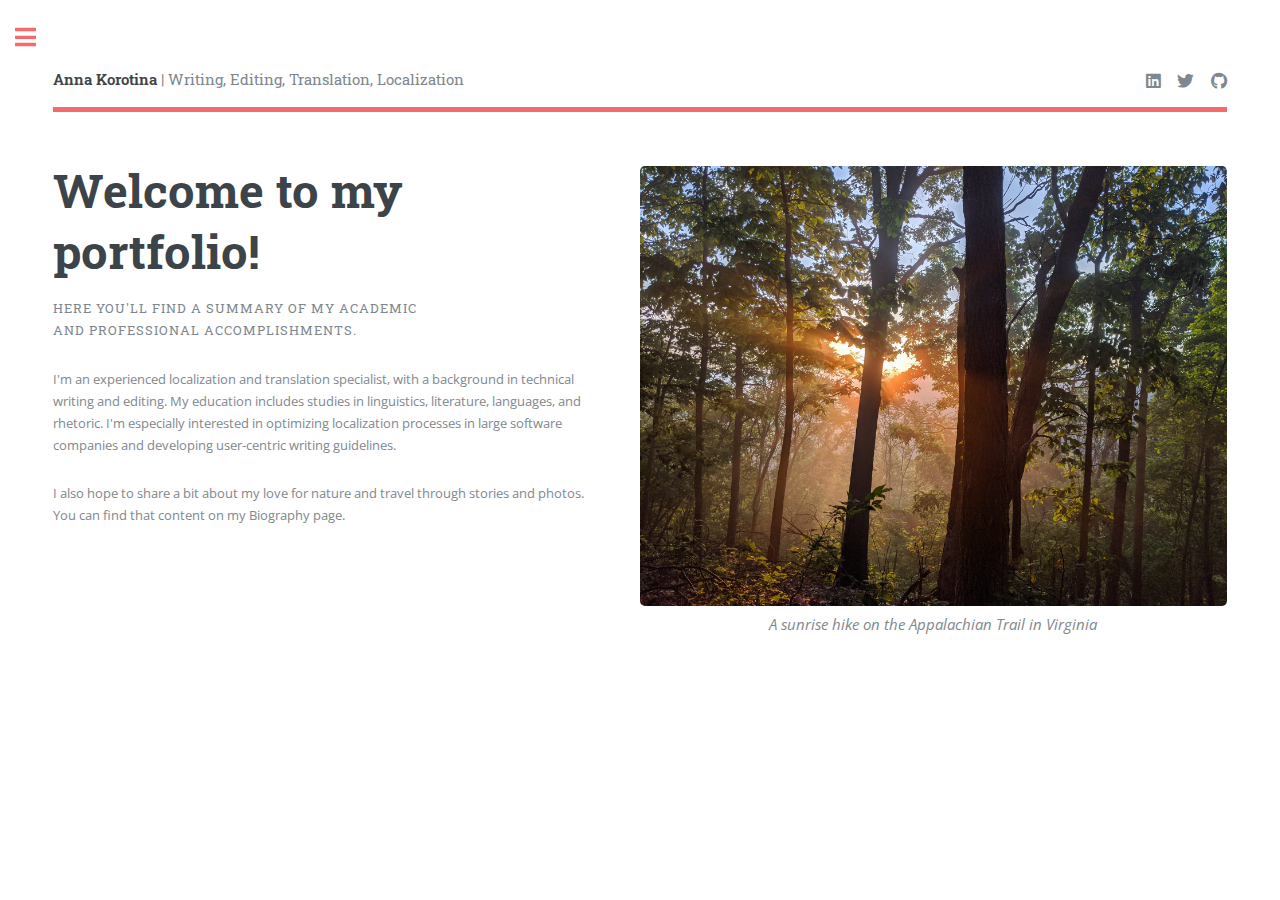
<file: index.html>
<!DOCTYPE HTML>
<html>
	<head>
		<title>Anna Korotina</title>
		<meta charset="utf-8" />
		<meta name="viewport" content="width=device-width, initial-scale=1, user-scalable=no" />
		<link rel="stylesheet" href="assets/css/main.css" />
		<link rel="icon" href="favicon.png">
	</head>
	<body class="is-preload">

		<!-- Wrapper -->
			<div id="wrapper">

				<!-- Main -->
					<div id="main">
						<div class="inner">

							<!-- Header -->
								<header id="header">
									<a href="index.html" class="logo"><strong>Anna Korotina</strong> | Writing, Editing, Translation, Localization</a>
									<ul class="icons">
										<li><a href="https://www.linkedin.com/in/anna-korotina/" class="icon brands fa-linkedin"><span class="label">LinkedIn</span></a></li>
										<li><a href="https://twitter.com/annadkorotina" class="icon brands fa-twitter"><span class="label">Twitter</span></a></li>
										<li><a href="https://github.com/annakorotina/annakorotina" class="icon brands fa-github"><span class="label">Github</span></a></li>
									</ul>
								</header>

							<!-- Banner -->
								<section id="banner">
									<div class="content">
										<header>
											<h1>Welcome to my portfolio!</h1>
											<p>Here you'll find a summary of my academic <br>and professional accomplishments.</p>
										</header>
										<p>I'm an experienced localization and translation specialist, with a background in technical writing and editing. My education includes studies in linguistics, literature, languages, and rhetoric. I'm especially interested in optimizing localization processes in large software companies and developing user-centric writing guidelines.</p>
										<p>I also hope to share a bit about my love for nature and travel through stories and photos. You can find that content on my Biography page.</p>
										
										<!-- Commenting out for now -
										
										<ul class="actions">
											<li><a href="#" class="button big">Learn More</a></li>
										</ul>

										-->
										
									</div>
									<span class="image object">
									<figure>
										<img src="mainpage.jpg" alt="Sunlight streaming through trees">
										<figcaption>A sunrise hike on the Appalachian Trail in Virginia</figcaption>
									</figure>
									</span>
								</section>

							<!-- Section -->
							
							<!-- Commenting out for now
							
								<section>
									<header class="major">
										<h2>Erat lacinia</h2>
									</header>
									<div class="features">
										<article>
											<span class="icon fa-gem"></span>
											<div class="content">
												<h3>Portitor ullamcorper</h3>
												<p>Aenean ornare velit lacus, ac varius enim lorem ullamcorper dolore. Proin aliquam facilisis ante interdum. Sed nulla amet lorem feugiat tempus aliquam.</p>
											</div>
										</article>
										<article>
											<span class="icon solid fa-paper-plane"></span>
											<div class="content">
												<h3>Sapien veroeros</h3>
												<p>Aenean ornare velit lacus, ac varius enim lorem ullamcorper dolore. Proin aliquam facilisis ante interdum. Sed nulla amet lorem feugiat tempus aliquam.</p>
											</div>
										</article>
										<article>
											<span class="icon solid fa-rocket"></span>
											<div class="content">
												<h3>Quam lorem ipsum</h3>
												<p>Aenean ornare velit lacus, ac varius enim lorem ullamcorper dolore. Proin aliquam facilisis ante interdum. Sed nulla amet lorem feugiat tempus aliquam.</p>
											</div>
										</article>
										<article>
											<span class="icon solid fa-signal"></span>
											<div class="content">
												<h3>Sed magna finibus</h3>
												<p>Aenean ornare velit lacus, ac varius enim lorem ullamcorper dolore. Proin aliquam facilisis ante interdum. Sed nulla amet lorem feugiat tempus aliquam.</p>
											</div>
										</article>
									</div>
								</section>
								
							->

							<!-- Section -->
							
							<!-- Commenting out for now
								<section>
									<header class="major">
										<h2>Ipsum sed dolor</h2>
									</header>
									<div class="posts">
										<article>
											<a href="#" class="image"><img src="images/pic01.jpg" alt="" /></a>
											<h3>Interdum aenean</h3>
											<p>Aenean ornare velit lacus, ac varius enim lorem ullamcorper dolore. Proin aliquam facilisis ante interdum. Sed nulla amet lorem feugiat tempus aliquam.</p>
											<ul class="actions">
												<li><a href="#" class="button">More</a></li>
											</ul>
										</article>
										<article>
											<a href="#" class="image"><img src="images/pic02.jpg" alt="" /></a>
											<h3>Nulla amet dolore</h3>
											<p>Aenean ornare velit lacus, ac varius enim lorem ullamcorper dolore. Proin aliquam facilisis ante interdum. Sed nulla amet lorem feugiat tempus aliquam.</p>
											<ul class="actions">
												<li><a href="#" class="button">More</a></li>
											</ul>
										</article>
										<article>
											<a href="#" class="image"><img src="images/pic03.jpg" alt="" /></a>
											<h3>Tempus ullamcorper</h3>
											<p>Aenean ornare velit lacus, ac varius enim lorem ullamcorper dolore. Proin aliquam facilisis ante interdum. Sed nulla amet lorem feugiat tempus aliquam.</p>
											<ul class="actions">
												<li><a href="#" class="button">More</a></li>
											</ul>
										</article>
										<article>
											<a href="#" class="image"><img src="images/pic04.jpg" alt="" /></a>
											<h3>Sed etiam facilis</h3>
											<p>Aenean ornare velit lacus, ac varius enim lorem ullamcorper dolore. Proin aliquam facilisis ante interdum. Sed nulla amet lorem feugiat tempus aliquam.</p>
											<ul class="actions">
												<li><a href="#" class="button">More</a></li>
											</ul>
										</article>
										<article>
											<a href="#" class="image"><img src="images/pic05.jpg" alt="" /></a>
											<h3>Feugiat lorem aenean</h3>
											<p>Aenean ornare velit lacus, ac varius enim lorem ullamcorper dolore. Proin aliquam facilisis ante interdum. Sed nulla amet lorem feugiat tempus aliquam.</p>
											<ul class="actions">
												<li><a href="#" class="button">More</a></li>
											</ul>
										</article>
										<article>
											<a href="#" class="image"><img src="images/pic06.jpg" alt="" /></a>
											<h3>Amet varius aliquam</h3>
											<p>Aenean ornare velit lacus, ac varius enim lorem ullamcorper dolore. Proin aliquam facilisis ante interdum. Sed nulla amet lorem feugiat tempus aliquam.</p>
											<ul class="actions">
												<li><a href="#" class="button">More</a></li>
											</ul>
										</article>
									</div>
								</section>
								
							-->
						</div>
					</div>

				<!-- Sidebar -->
					<div id="sidebar">
						<div class="inner">

							<!-- Menu -->
								<nav id="menu">
									<header class="major">
										<h2>Menu</h2>
									</header>
									<ul>
										<li><a href="index.html">Homepage</a></li>
										<li><a href="professional.html">Professional Experience</a></li>
										<li>
											<span class="opener">Education</span>
											<ul>
												<li><a href="graduate.html">Graduate</a></li>
												<li><a href="undergraduate.hmtl">Undergraduate</a></li>
											</ul>
										</li>
										<li><a href="writingsamples.html">Writing Samples</a></li>
										<li><a href="biography.html">Biography</a></li>
									</ul>
								</nav>

							<!-- Section -->
							
								<!-- Commenting out for now -
								
								<section>
									<header class="major">
										<h2>Ante interdum</h2>
									</header>
									<div class="mini-posts">
										<article>
											<a href="#" class="image"><img src="images/pic07.jpg" alt="" /></a>
											<p>Aenean ornare velit lacus, ac varius enim lorem ullamcorper dolore aliquam.</p>
										</article>
										<article>
											<a href="#" class="image"><img src="images/pic08.jpg" alt="" /></a>
											<p>Aenean ornare velit lacus, ac varius enim lorem ullamcorper dolore aliquam.</p>
										</article>
										<article>
											<a href="#" class="image"><img src="images/pic09.jpg" alt="" /></a>
											<p>Aenean ornare velit lacus, ac varius enim lorem ullamcorper dolore aliquam.</p>
										</article>
									</div>
									<ul class="actions">
										<li><a href="#" class="button">More</a></li>
									</ul>
								</section>
								
								-->

							<!-- Section -->
								<section>
									<header class="major">
										<h2>Get in touch</h2>
									</header>
									<ul class="contact">
										<li class="icon solid fa-envelope"><a href="#">annadkorotina@gmail.com</a></li>
										<li class="icon solid fa-home">Manassas, VA</li>
									</ul>
								</section>

							<!-- Footer -->
								<footer id="footer">
									<p class="copyright">&copy; Anna Korotina. All rights reserved.</p>
								</footer>

						</div>
					</div>

			</div>

		<!-- Scripts -->
			<script src="assets/js/jquery.min.js"></script>
			<script src="assets/js/browser.min.js"></script>
			<script src="assets/js/breakpoints.min.js"></script>
			<script src="assets/js/util.js"></script>
			<script src="assets/js/main.js"></script>

	</body>
</html>
</file>
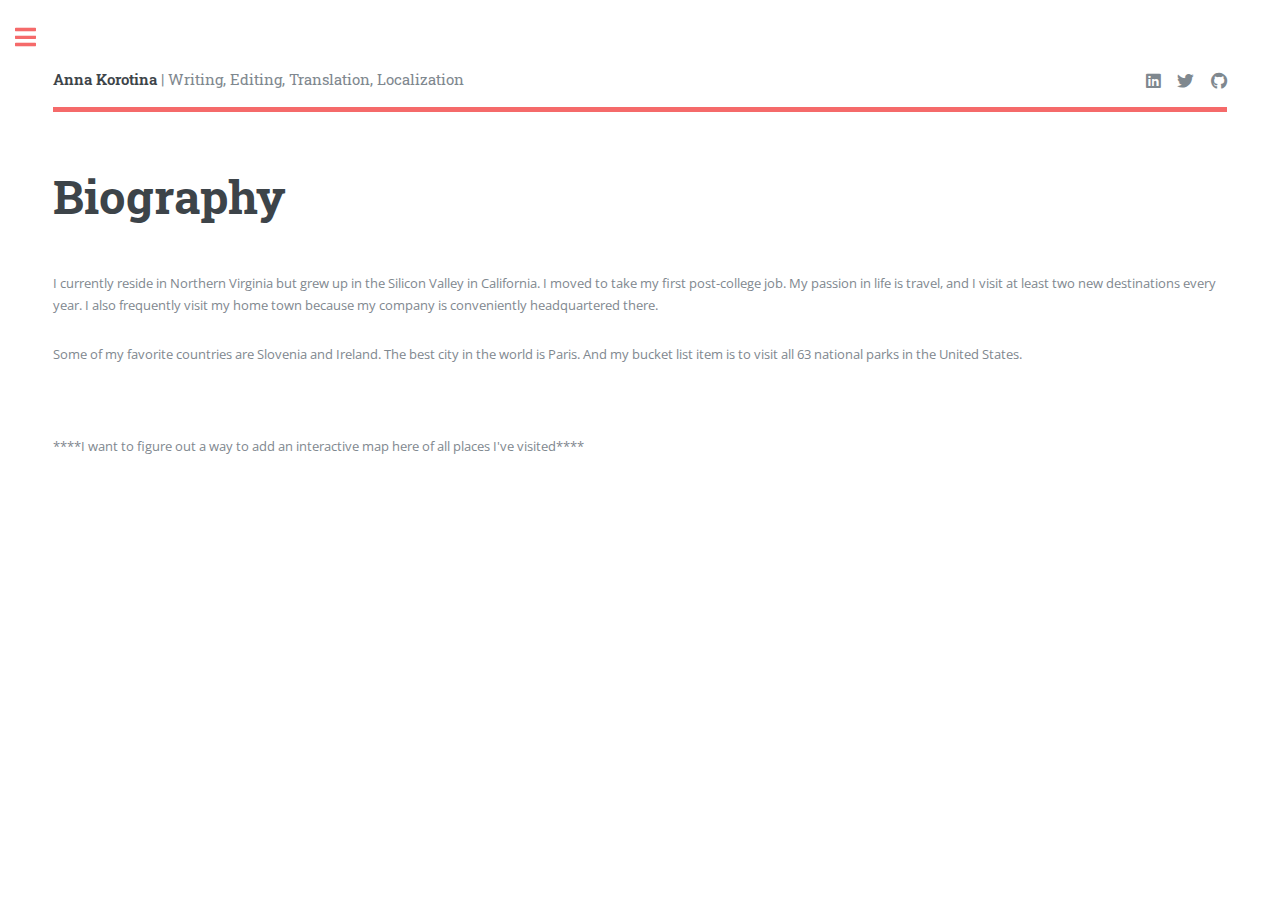
<file: biography.html>
<!DOCTYPE HTML>
<html>
	<head>
		<title>Anna Korotina</title>
		<meta charset="utf-8" />
		<meta name="viewport" content="width=device-width, initial-scale=1, user-scalable=no" />
		<link rel="stylesheet" href="assets/css/main.css" />
		<link rel="icon" href="favicon.png">
	</head>
	<body class="is-preload">

		<!-- Wrapper -->
			<div id="wrapper">

				<!-- Main -->
					<div id="main">
						<div class="inner">

							<!-- Header -->
								<header id="header">
									<a href="index.html" class="logo"><strong>Anna Korotina</strong> | Writing, Editing, Translation, Localization</a>
									<ul class="icons">
										<li><a href="https://www.linkedin.com/in/anna-korotina/" class="icon brands fa-linkedin"><span class="label">LinkedIn</span></a></li>
										<li><a href="https://twitter.com/annadkorotina" class="icon brands fa-twitter"><span class="label">Twitter</span></a></li>
										<li><a href="https://github.com/annakorotina/annakorotina" class="icon brands fa-github"><span class="label">Github</span></a></li>
									</ul>
								</header>
					
								<section>
									<header class="main">
										<h1>Biography</h1>
									</header>									
									<p>I currently reside in Northern Virginia but grew up in the Silicon Valley in California. I moved to take my first post-college job. My passion in life is travel, and I visit at least two new destinations every year. I also frequently visit my home town because my company is conveniently headquartered there.</p>
									<p>Some of my favorite countries are Slovenia and Ireland. The best city in the world is Paris. And my bucket list item is to visit all 63 national parks in the United States.</p>
									<br>
									<br>
									<p>****I want to figure out a way to add an interactive map here of all places I've visited****</p>
								</section>
						</div>
					</div>
					

				<!-- Sidebar -->
					<div id="sidebar">
						<div class="inner">

							<!-- Menu -->
								<nav id="menu">
									<header class="major">
										<h2>Menu</h2>
									</header>
									<ul>
										<li><a href="index.html">Homepage</a></li>
										<li><a href="professional.html">Professional Experience</a></li>
										<li>
											<span class="opener">Education</span>
											<ul>
												<li><a href="graduate.html">Graduate</a></li>
												<li><a href="undergraduate.hmtl">Undergraduate</a></li>
											</ul>
										</li>
										<li><a href="writingsamples.html">Writing Samples</a></li>
										<li><a href="biography.html">Biography</a></li>
									</ul>
								</nav>

							<!-- Section -->
								<section>
									<header class="major">
										<h2>Get in touch</h2>
									</header>
									<ul class="contact">
										<li class="icon solid fa-envelope"><a href="#">annadkorotina@gmail.com</a></li>
										<li class="icon solid fa-home">Manassas, VA</li>
									</ul>
								</section>

							<!-- Footer -->
								<footer id="footer">
									<p class="copyright">&copy; Anna Korotina. All rights reserved.</p>
								</footer>

						</div>
					</div>

			</div>

		<!-- Scripts -->
			<script src="assets/js/jquery.min.js"></script>
			<script src="assets/js/browser.min.js"></script>
			<script src="assets/js/breakpoints.min.js"></script>
			<script src="assets/js/util.js"></script>
			<script src="assets/js/main.js"></script>

	</body>
</html>
</file>
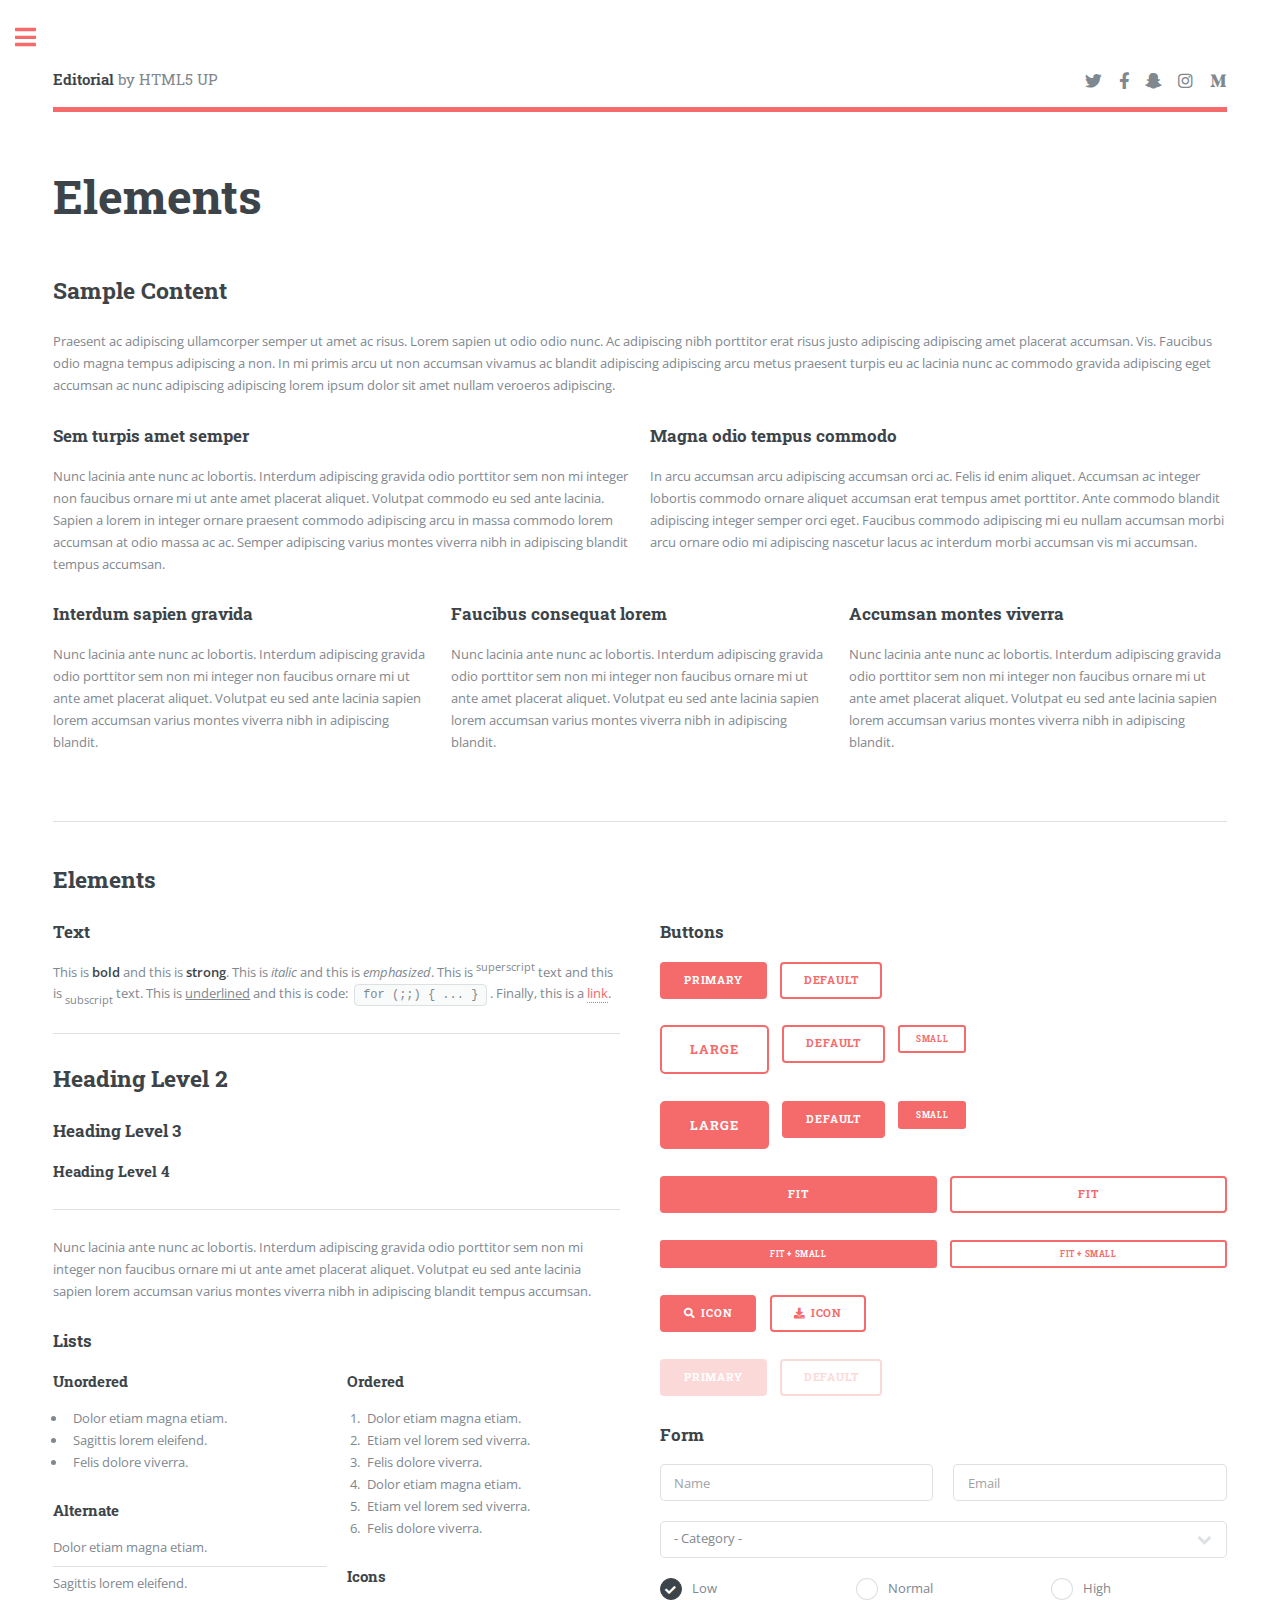
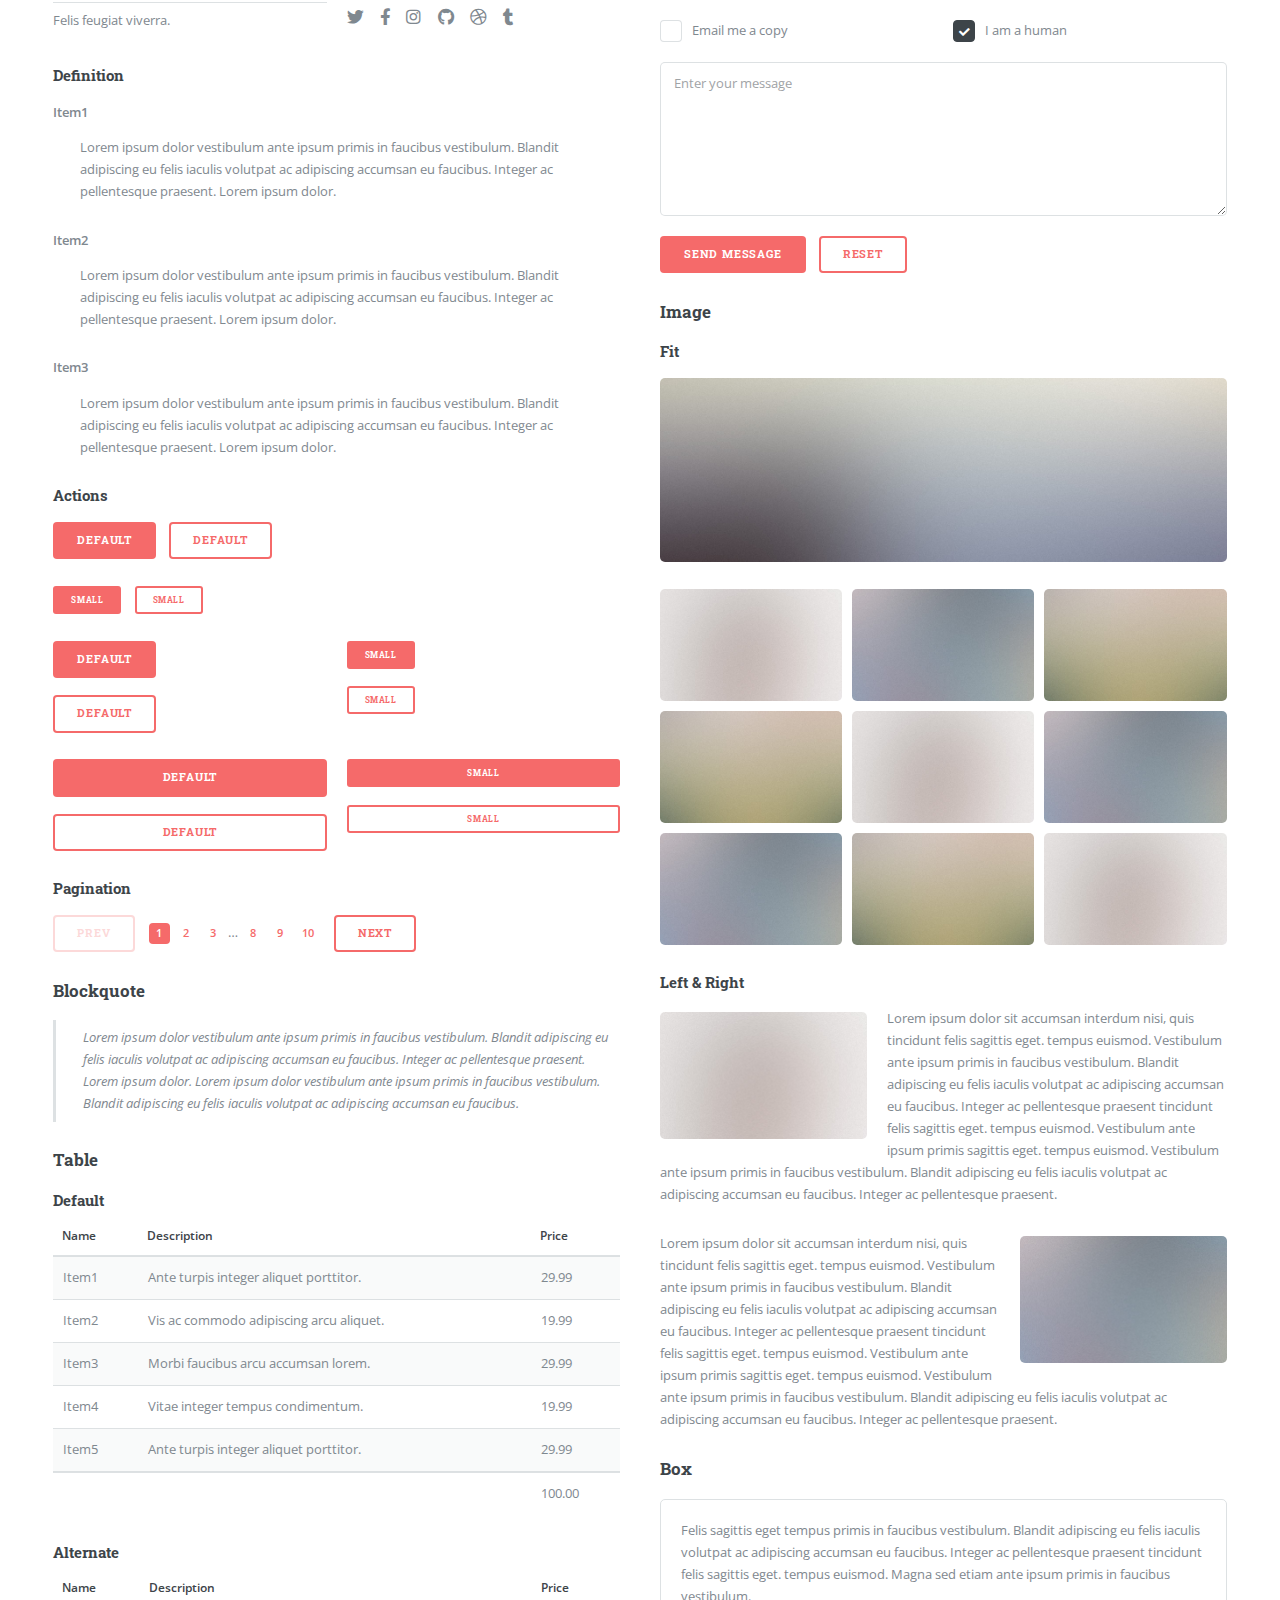
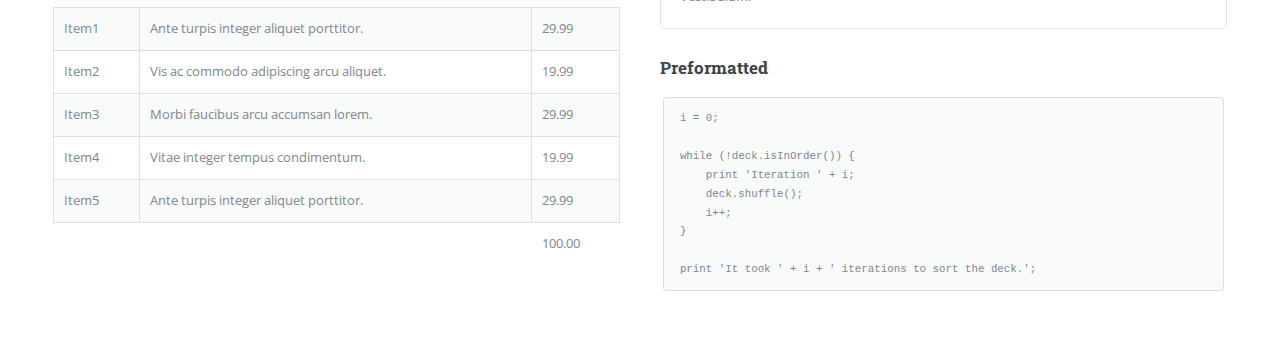
<file: elements.html>
<!DOCTYPE HTML>
<!--
	Editorial by HTML5 UP
	html5up.net | @ajlkn
	Free for personal and commercial use under the CCA 3.0 license (html5up.net/license)
-->
<html>
	<head>
		<title>Elements - Editorial by HTML5 UP</title>
		<meta charset="utf-8" />
		<meta name="viewport" content="width=device-width, initial-scale=1, user-scalable=no" />
		<link rel="stylesheet" href="assets/css/main.css" />
	</head>
	<body class="is-preload">

		<!-- Wrapper -->
			<div id="wrapper">

				<!-- Main -->
					<div id="main">
						<div class="inner">

							<!-- Header -->
								<header id="header">
									<a href="index.html" class="logo"><strong>Editorial</strong> by HTML5 UP</a>
									<ul class="icons">
										<li><a href="#" class="icon brands fa-twitter"><span class="label">Twitter</span></a></li>
										<li><a href="#" class="icon brands fa-facebook-f"><span class="label">Facebook</span></a></li>
										<li><a href="#" class="icon brands fa-snapchat-ghost"><span class="label">Snapchat</span></a></li>
										<li><a href="#" class="icon brands fa-instagram"><span class="label">Instagram</span></a></li>
										<li><a href="#" class="icon brands fa-medium-m"><span class="label">Medium</span></a></li>
									</ul>
								</header>

							<!-- Content -->
								<section>
									<header class="main">
										<h1>Elements</h1>
									</header>

									<!-- Content -->
										<h2 id="content">Sample Content</h2>
										<p>Praesent ac adipiscing ullamcorper semper ut amet ac risus. Lorem sapien ut odio odio nunc. Ac adipiscing nibh porttitor erat risus justo adipiscing adipiscing amet placerat accumsan. Vis. Faucibus odio magna tempus adipiscing a non. In mi primis arcu ut non accumsan vivamus ac blandit adipiscing adipiscing arcu metus praesent turpis eu ac lacinia nunc ac commodo gravida adipiscing eget accumsan ac nunc adipiscing adipiscing lorem ipsum dolor sit amet nullam veroeros adipiscing.</p>
										<div class="row">
											<div class="col-6 col-12-small">
												<h3>Sem turpis amet semper</h3>
												<p>Nunc lacinia ante nunc ac lobortis. Interdum adipiscing gravida odio porttitor sem non mi integer non faucibus ornare mi ut ante amet placerat aliquet. Volutpat commodo eu sed ante lacinia. Sapien a lorem in integer ornare praesent commodo adipiscing arcu in massa commodo lorem accumsan at odio massa ac ac. Semper adipiscing varius montes viverra nibh in adipiscing blandit tempus accumsan.</p>
											</div>
											<div class="col-6 col-12-small">
												<h3>Magna odio tempus commodo</h3>
												<p>In arcu accumsan arcu adipiscing accumsan orci ac. Felis id enim aliquet. Accumsan ac integer lobortis commodo ornare aliquet accumsan erat tempus amet porttitor. Ante commodo blandit adipiscing integer semper orci eget. Faucibus commodo adipiscing mi eu nullam accumsan morbi arcu ornare odio mi adipiscing nascetur lacus ac interdum morbi accumsan vis mi accumsan.</p>
											</div>
											<!-- Break -->
											<div class="col-4 col-12-medium">
												<h3>Interdum sapien gravida</h3>
												<p>Nunc lacinia ante nunc ac lobortis. Interdum adipiscing gravida odio porttitor sem non mi integer non faucibus ornare mi ut ante amet placerat aliquet. Volutpat eu sed ante lacinia sapien lorem accumsan varius montes viverra nibh in adipiscing blandit.</p>
											</div>
											<div class="col-4 col-12-medium">
												<h3>Faucibus consequat lorem</h3>
												<p>Nunc lacinia ante nunc ac lobortis. Interdum adipiscing gravida odio porttitor sem non mi integer non faucibus ornare mi ut ante amet placerat aliquet. Volutpat eu sed ante lacinia sapien lorem accumsan varius montes viverra nibh in adipiscing blandit.</p>
											</div>
											<div class="col-4 col-12-medium">
												<h3>Accumsan montes viverra</h3>
												<p>Nunc lacinia ante nunc ac lobortis. Interdum adipiscing gravida odio porttitor sem non mi integer non faucibus ornare mi ut ante amet placerat aliquet. Volutpat eu sed ante lacinia sapien lorem accumsan varius montes viverra nibh in adipiscing blandit.</p>
											</div>
										</div>

									<hr class="major" />

									<!-- Elements -->
										<h2 id="elements">Elements</h2>
										<div class="row gtr-200">
											<div class="col-6 col-12-medium">

												<!-- Text stuff -->
													<h3>Text</h3>
													<p>This is <b>bold</b> and this is <strong>strong</strong>. This is <i>italic</i> and this is <em>emphasized</em>.
													This is <sup>superscript</sup> text and this is <sub>subscript</sub> text.
													This is <u>underlined</u> and this is code: <code>for (;;) { ... }</code>.
													Finally, this is a <a href="#">link</a>.</p>
													<hr />
													<h2>Heading Level 2</h2>
													<h3>Heading Level 3</h3>
													<h4>Heading Level 4</h4>
													<hr />
													<p>Nunc lacinia ante nunc ac lobortis. Interdum adipiscing gravida odio porttitor sem non mi integer non faucibus ornare mi ut ante amet placerat aliquet. Volutpat eu sed ante lacinia sapien lorem accumsan varius montes viverra nibh in adipiscing blandit tempus accumsan.</p>

												<!-- Lists -->
													<h3>Lists</h3>
													<div class="row">
														<div class="col-6 col-12-small">

															<h4>Unordered</h4>
															<ul>
																<li>Dolor etiam magna etiam.</li>
																<li>Sagittis lorem eleifend.</li>
																<li>Felis dolore viverra.</li>
															</ul>

															<h4>Alternate</h4>
															<ul class="alt">
																<li>Dolor etiam magna etiam.</li>
																<li>Sagittis lorem eleifend.</li>
																<li>Felis feugiat viverra.</li>
															</ul>

														</div>
														<div class="col-6 col-12-small">

															<h4>Ordered</h4>
															<ol>
																<li>Dolor etiam magna etiam.</li>
																<li>Etiam vel lorem sed viverra.</li>
																<li>Felis dolore viverra.</li>
																<li>Dolor etiam magna etiam.</li>
																<li>Etiam vel lorem sed viverra.</li>
																<li>Felis dolore viverra.</li>
															</ol>

															<h4>Icons</h4>
															<ul class="icons">
																<li><a href="#" class="icon brands fa-twitter"><span class="label">Twitter</span></a></li>
																<li><a href="#" class="icon brands fa-facebook-f"><span class="label">Facebook</span></a></li>
																<li><a href="#" class="icon brands fa-instagram"><span class="label">Instagram</span></a></li>
																<li><a href="#" class="icon brands fa-github"><span class="label">Github</span></a></li>
																<li><a href="#" class="icon brands fa-dribbble"><span class="label">Dribbble</span></a></li>
																<li><a href="#" class="icon brands fa-tumblr"><span class="label">Tumblr</span></a></li>
															</ul>

														</div>
													</div>
													<h4>Definition</h4>
													<dl>
														<dt>Item1</dt>
														<dd>
															<p>Lorem ipsum dolor vestibulum ante ipsum primis in faucibus vestibulum. Blandit adipiscing eu felis iaculis volutpat ac adipiscing accumsan eu faucibus. Integer ac pellentesque praesent. Lorem ipsum dolor.</p>
														</dd>
														<dt>Item2</dt>
														<dd>
															<p>Lorem ipsum dolor vestibulum ante ipsum primis in faucibus vestibulum. Blandit adipiscing eu felis iaculis volutpat ac adipiscing accumsan eu faucibus. Integer ac pellentesque praesent. Lorem ipsum dolor.</p>
														</dd>
														<dt>Item3</dt>
														<dd>
															<p>Lorem ipsum dolor vestibulum ante ipsum primis in faucibus vestibulum. Blandit adipiscing eu felis iaculis volutpat ac adipiscing accumsan eu faucibus. Integer ac pellentesque praesent. Lorem ipsum dolor.</p>
														</dd>
													</dl>

													<h4>Actions</h4>
													<ul class="actions">
														<li><a href="#" class="button primary">Default</a></li>
														<li><a href="#" class="button">Default</a></li>
													</ul>
													<ul class="actions small">
														<li><a href="#" class="button primary small">Small</a></li>
														<li><a href="#" class="button small">Small</a></li>
													</ul>
													<div class="row">
														<div class="col-6 col-12-small">
															<ul class="actions stacked">
																<li><a href="#" class="button primary">Default</a></li>
																<li><a href="#" class="button">Default</a></li>
															</ul>
														</div>
														<div class="col-6 col-12-small">
															<ul class="actions stacked">
																<li><a href="#" class="button primary small">Small</a></li>
																<li><a href="#" class="button small">Small</a></li>
															</ul>
														</div>
														<div class="col-6 col-12-small">
															<ul class="actions stacked">
																<li><a href="#" class="button primary fit">Default</a></li>
																<li><a href="#" class="button fit">Default</a></li>
															</ul>
														</div>
														<div class="col-6 col-12-small">
															<ul class="actions stacked">
																<li><a href="#" class="button primary small fit">Small</a></li>
																<li><a href="#" class="button small fit">Small</a></li>
															</ul>
														</div>
													</div>

													<h4>Pagination</h4>
													<ul class="pagination">
														<li><span class="button disabled">Prev</span></li>
														<li><a href="#" class="page active">1</a></li>
														<li><a href="#" class="page">2</a></li>
														<li><a href="#" class="page">3</a></li>
														<li><span>&hellip;</span></li>
														<li><a href="#" class="page">8</a></li>
														<li><a href="#" class="page">9</a></li>
														<li><a href="#" class="page">10</a></li>
														<li><a href="#" class="button">Next</a></li>
													</ul>

												<!-- Blockquote -->
													<h3>Blockquote</h3>
													<blockquote>Lorem ipsum dolor vestibulum ante ipsum primis in faucibus vestibulum. Blandit adipiscing eu felis iaculis volutpat ac adipiscing accumsan eu faucibus. Integer ac pellentesque praesent. Lorem ipsum dolor. Lorem ipsum dolor vestibulum ante ipsum primis in faucibus vestibulum. Blandit adipiscing eu felis iaculis volutpat ac adipiscing accumsan eu faucibus.</blockquote>

												<!-- Table -->
													<h3>Table</h3>

													<h4>Default</h4>
													<div class="table-wrapper">
														<table>
															<thead>
																<tr>
																	<th>Name</th>
																	<th>Description</th>
																	<th>Price</th>
																</tr>
															</thead>
															<tbody>
																<tr>
																	<td>Item1</td>
																	<td>Ante turpis integer aliquet porttitor.</td>
																	<td>29.99</td>
																</tr>
																<tr>
																	<td>Item2</td>
																	<td>Vis ac commodo adipiscing arcu aliquet.</td>
																	<td>19.99</td>
																</tr>
																<tr>
																	<td>Item3</td>
																	<td> Morbi faucibus arcu accumsan lorem.</td>
																	<td>29.99</td>
																</tr>
																<tr>
																	<td>Item4</td>
																	<td>Vitae integer tempus condimentum.</td>
																	<td>19.99</td>
																</tr>
																<tr>
																	<td>Item5</td>
																	<td>Ante turpis integer aliquet porttitor.</td>
																	<td>29.99</td>
																</tr>
															</tbody>
															<tfoot>
																<tr>
																	<td colspan="2"></td>
																	<td>100.00</td>
																</tr>
															</tfoot>
														</table>
													</div>

													<h4>Alternate</h4>
													<div class="table-wrapper">
														<table class="alt">
															<thead>
																<tr>
																	<th>Name</th>
																	<th>Description</th>
																	<th>Price</th>
																</tr>
															</thead>
															<tbody>
																<tr>
																	<td>Item1</td>
																	<td>Ante turpis integer aliquet porttitor.</td>
																	<td>29.99</td>
																</tr>
																<tr>
																	<td>Item2</td>
																	<td>Vis ac commodo adipiscing arcu aliquet.</td>
																	<td>19.99</td>
																</tr>
																<tr>
																	<td>Item3</td>
																	<td> Morbi faucibus arcu accumsan lorem.</td>
																	<td>29.99</td>
																</tr>
																<tr>
																	<td>Item4</td>
																	<td>Vitae integer tempus condimentum.</td>
																	<td>19.99</td>
																</tr>
																<tr>
																	<td>Item5</td>
																	<td>Ante turpis integer aliquet porttitor.</td>
																	<td>29.99</td>
																</tr>
															</tbody>
															<tfoot>
																<tr>
																	<td colspan="2"></td>
																	<td>100.00</td>
																</tr>
															</tfoot>
														</table>
													</div>

											</div>
											<div class="col-6 col-12-medium">

												<!-- Buttons -->
													<h3>Buttons</h3>
													<ul class="actions">
														<li><a href="#" class="button primary">Primary</a></li>
														<li><a href="#" class="button">Default</a></li>
													</ul>
													<ul class="actions">
														<li><a href="#" class="button large">Large</a></li>
														<li><a href="#" class="button">Default</a></li>
														<li><a href="#" class="button small">Small</a></li>
													</ul>
													<ul class="actions">
														<li><a href="#" class="button primary large">Large</a></li>
														<li><a href="#" class="button primary">Default</a></li>
														<li><a href="#" class="button primary small">Small</a></li>
													</ul>
													<ul class="actions fit">
														<li><a href="#" class="button primary fit">Fit</a></li>
														<li><a href="#" class="button fit">Fit</a></li>
													</ul>
													<ul class="actions fit small">
														<li><a href="#" class="button primary fit small">Fit + Small</a></li>
														<li><a href="#" class="button fit small">Fit + Small</a></li>
													</ul>
													<ul class="actions">
														<li><a href="#" class="button primary icon solid fa-search">Icon</a></li>
														<li><a href="#" class="button icon solid fa-download">Icon</a></li>
													</ul>
													<ul class="actions">
														<li><span class="button primary disabled">Primary</span></li>
														<li><span class="button disabled">Default</span></li>
													</ul>

												<!-- Form -->
													<h3>Form</h3>

													<form method="post" action="#">
														<div class="row gtr-uniform">
															<div class="col-6 col-12-xsmall">
																<input type="text" name="demo-name" id="demo-name" value="" placeholder="Name" />
															</div>
															<div class="col-6 col-12-xsmall">
																<input type="email" name="demo-email" id="demo-email" value="" placeholder="Email" />
															</div>
															<!-- Break -->
															<div class="col-12">
																<select name="demo-category" id="demo-category">
																	<option value="">- Category -</option>
																	<option value="1">Manufacturing</option>
																	<option value="1">Shipping</option>
																	<option value="1">Administration</option>
																	<option value="1">Human Resources</option>
																</select>
															</div>
															<!-- Break -->
															<div class="col-4 col-12-small">
																<input type="radio" id="demo-priority-low" name="demo-priority" checked>
																<label for="demo-priority-low">Low</label>
															</div>
															<div class="col-4 col-12-small">
																<input type="radio" id="demo-priority-normal" name="demo-priority">
																<label for="demo-priority-normal">Normal</label>
															</div>
															<div class="col-4 col-12-small">
																<input type="radio" id="demo-priority-high" name="demo-priority">
																<label for="demo-priority-high">High</label>
															</div>
															<!-- Break -->
															<div class="col-6 col-12-small">
																<input type="checkbox" id="demo-copy" name="demo-copy">
																<label for="demo-copy">Email me a copy</label>
															</div>
															<div class="col-6 col-12-small">
																<input type="checkbox" id="demo-human" name="demo-human" checked>
																<label for="demo-human">I am a human</label>
															</div>
															<!-- Break -->
															<div class="col-12">
																<textarea name="demo-message" id="demo-message" placeholder="Enter your message" rows="6"></textarea>
															</div>
															<!-- Break -->
															<div class="col-12">
																<ul class="actions">
																	<li><input type="submit" value="Send Message" class="primary" /></li>
																	<li><input type="reset" value="Reset" /></li>
																</ul>
															</div>
														</div>
													</form>

												<!-- Image -->
													<h3>Image</h3>

													<h4>Fit</h4>
													<span class="image fit"><img src="images/pic11.jpg" alt="" /></span>
													<div class="box alt">
														<div class="row gtr-50 gtr-uniform">
															<div class="col-4"><span class="image fit"><img src="images/pic01.jpg" alt="" /></span></div>
															<div class="col-4"><span class="image fit"><img src="images/pic02.jpg" alt="" /></span></div>
															<div class="col-4"><span class="image fit"><img src="images/pic03.jpg" alt="" /></span></div>
															<!-- Break -->
															<div class="col-4"><span class="image fit"><img src="images/pic03.jpg" alt="" /></span></div>
															<div class="col-4"><span class="image fit"><img src="images/pic01.jpg" alt="" /></span></div>
															<div class="col-4"><span class="image fit"><img src="images/pic02.jpg" alt="" /></span></div>
															<!-- Break -->
															<div class="col-4"><span class="image fit"><img src="images/pic02.jpg" alt="" /></span></div>
															<div class="col-4"><span class="image fit"><img src="images/pic03.jpg" alt="" /></span></div>
															<div class="col-4"><span class="image fit"><img src="images/pic01.jpg" alt="" /></span></div>
														</div>
													</div>

													<h4>Left &amp; Right</h4>
													<p><span class="image left"><img src="images/pic01.jpg" alt="" /></span>Lorem ipsum dolor sit accumsan interdum nisi, quis tincidunt felis sagittis eget. tempus euismod. Vestibulum ante ipsum primis in faucibus vestibulum. Blandit adipiscing eu felis iaculis volutpat ac adipiscing accumsan eu faucibus. Integer ac pellentesque praesent tincidunt felis sagittis eget. tempus euismod. Vestibulum ante ipsum primis sagittis eget. tempus euismod. Vestibulum ante ipsum primis in faucibus vestibulum. Blandit adipiscing eu felis iaculis volutpat ac adipiscing accumsan eu faucibus. Integer ac pellentesque praesent.</p>
													<p><span class="image right"><img src="images/pic02.jpg" alt="" /></span>Lorem ipsum dolor sit accumsan interdum nisi, quis tincidunt felis sagittis eget. tempus euismod. Vestibulum ante ipsum primis in faucibus vestibulum. Blandit adipiscing eu felis iaculis volutpat ac adipiscing accumsan eu faucibus. Integer ac pellentesque praesent tincidunt felis sagittis eget. tempus euismod. Vestibulum ante ipsum primis sagittis eget. tempus euismod. Vestibulum ante ipsum primis in faucibus vestibulum. Blandit adipiscing eu felis iaculis volutpat ac adipiscing accumsan eu faucibus. Integer ac pellentesque praesent.</p>

												<!-- Box -->
													<h3>Box</h3>
													<div class="box">
														<p>Felis sagittis eget tempus primis in faucibus vestibulum. Blandit adipiscing eu felis iaculis volutpat ac adipiscing accumsan eu faucibus. Integer ac pellentesque praesent tincidunt felis sagittis eget. tempus euismod. Magna sed etiam ante ipsum primis in faucibus vestibulum.</p>
													</div>

												<!-- Preformatted Code -->
													<h3>Preformatted</h3>
													<pre><code>i = 0;

while (!deck.isInOrder()) {
    print 'Iteration ' + i;
    deck.shuffle();
    i++;
}

print 'It took ' + i + ' iterations to sort the deck.';
</code></pre>

											</div>
										</div>

								</section>

						</div>
					</div>

				<!-- Sidebar -->
					<div id="sidebar">
						<div class="inner">

							<!-- Search -->
								<section id="search" class="alt">
									<form method="post" action="#">
										<input type="text" name="query" id="query" placeholder="Search" />
									</form>
								</section>

							<!-- Menu -->
								<nav id="menu">
									<header class="major">
										<h2>Menu</h2>
									</header>
									<ul>
										<li><a href="index.html">Homepage</a></li>
										<li><a href="generic.html">Generic</a></li>
										<li><a href="elements.html">Elements</a></li>
										<li>
											<span class="opener">Submenu</span>
											<ul>
												<li><a href="#">Lorem Dolor</a></li>
												<li><a href="#">Ipsum Adipiscing</a></li>
												<li><a href="#">Tempus Magna</a></li>
												<li><a href="#">Feugiat Veroeros</a></li>
											</ul>
										</li>
										<li><a href="#">Etiam Dolore</a></li>
										<li><a href="#">Adipiscing</a></li>
										<li>
											<span class="opener">Another Submenu</span>
											<ul>
												<li><a href="#">Lorem Dolor</a></li>
												<li><a href="#">Ipsum Adipiscing</a></li>
												<li><a href="#">Tempus Magna</a></li>
												<li><a href="#">Feugiat Veroeros</a></li>
											</ul>
										</li>
										<li><a href="#">Maximus Erat</a></li>
										<li><a href="#">Sapien Mauris</a></li>
										<li><a href="#">Amet Lacinia</a></li>
									</ul>
								</nav>

							<!-- Section -->
								<section>
									<header class="major">
										<h2>Ante interdum</h2>
									</header>
									<div class="mini-posts">
										<article>
											<a href="#" class="image"><img src="images/pic07.jpg" alt="" /></a>
											<p>Aenean ornare velit lacus, ac varius enim lorem ullamcorper dolore aliquam.</p>
										</article>
										<article>
											<a href="#" class="image"><img src="images/pic08.jpg" alt="" /></a>
											<p>Aenean ornare velit lacus, ac varius enim lorem ullamcorper dolore aliquam.</p>
										</article>
										<article>
											<a href="#" class="image"><img src="images/pic09.jpg" alt="" /></a>
											<p>Aenean ornare velit lacus, ac varius enim lorem ullamcorper dolore aliquam.</p>
										</article>
									</div>
									<ul class="actions">
										<li><a href="#" class="button">More</a></li>
									</ul>
								</section>

							<!-- Section -->
								<section>
									<header class="major">
										<h2>Get in touch</h2>
									</header>
									<p>Sed varius enim lorem ullamcorper dolore aliquam aenean ornare velit lacus, ac varius enim lorem ullamcorper dolore. Proin sed aliquam facilisis ante interdum. Sed nulla amet lorem feugiat tempus aliquam.</p>
									<ul class="contact">
										<li class="icon solid fa-envelope"><a href="#">information@untitled.tld</a></li>
										<li class="icon solid fa-phone">(000) 000-0000</li>
										<li class="icon solid fa-home">1234 Somewhere Road #8254<br />
										Nashville, TN 00000-0000</li>
									</ul>
								</section>

							<!-- Footer -->
								<footer id="footer">
									<p class="copyright">&copy; Untitled. All rights reserved. Demo Images: <a href="https://unsplash.com">Unsplash</a>. Design: <a href="https://html5up.net">HTML5 UP</a>.</p>
								</footer>

						</div>
					</div>

			</div>

		<!-- Scripts -->
			<script src="assets/js/jquery.min.js"></script>
			<script src="assets/js/browser.min.js"></script>
			<script src="assets/js/breakpoints.min.js"></script>
			<script src="assets/js/util.js"></script>
			<script src="assets/js/main.js"></script>

	</body>
</html>
</file>
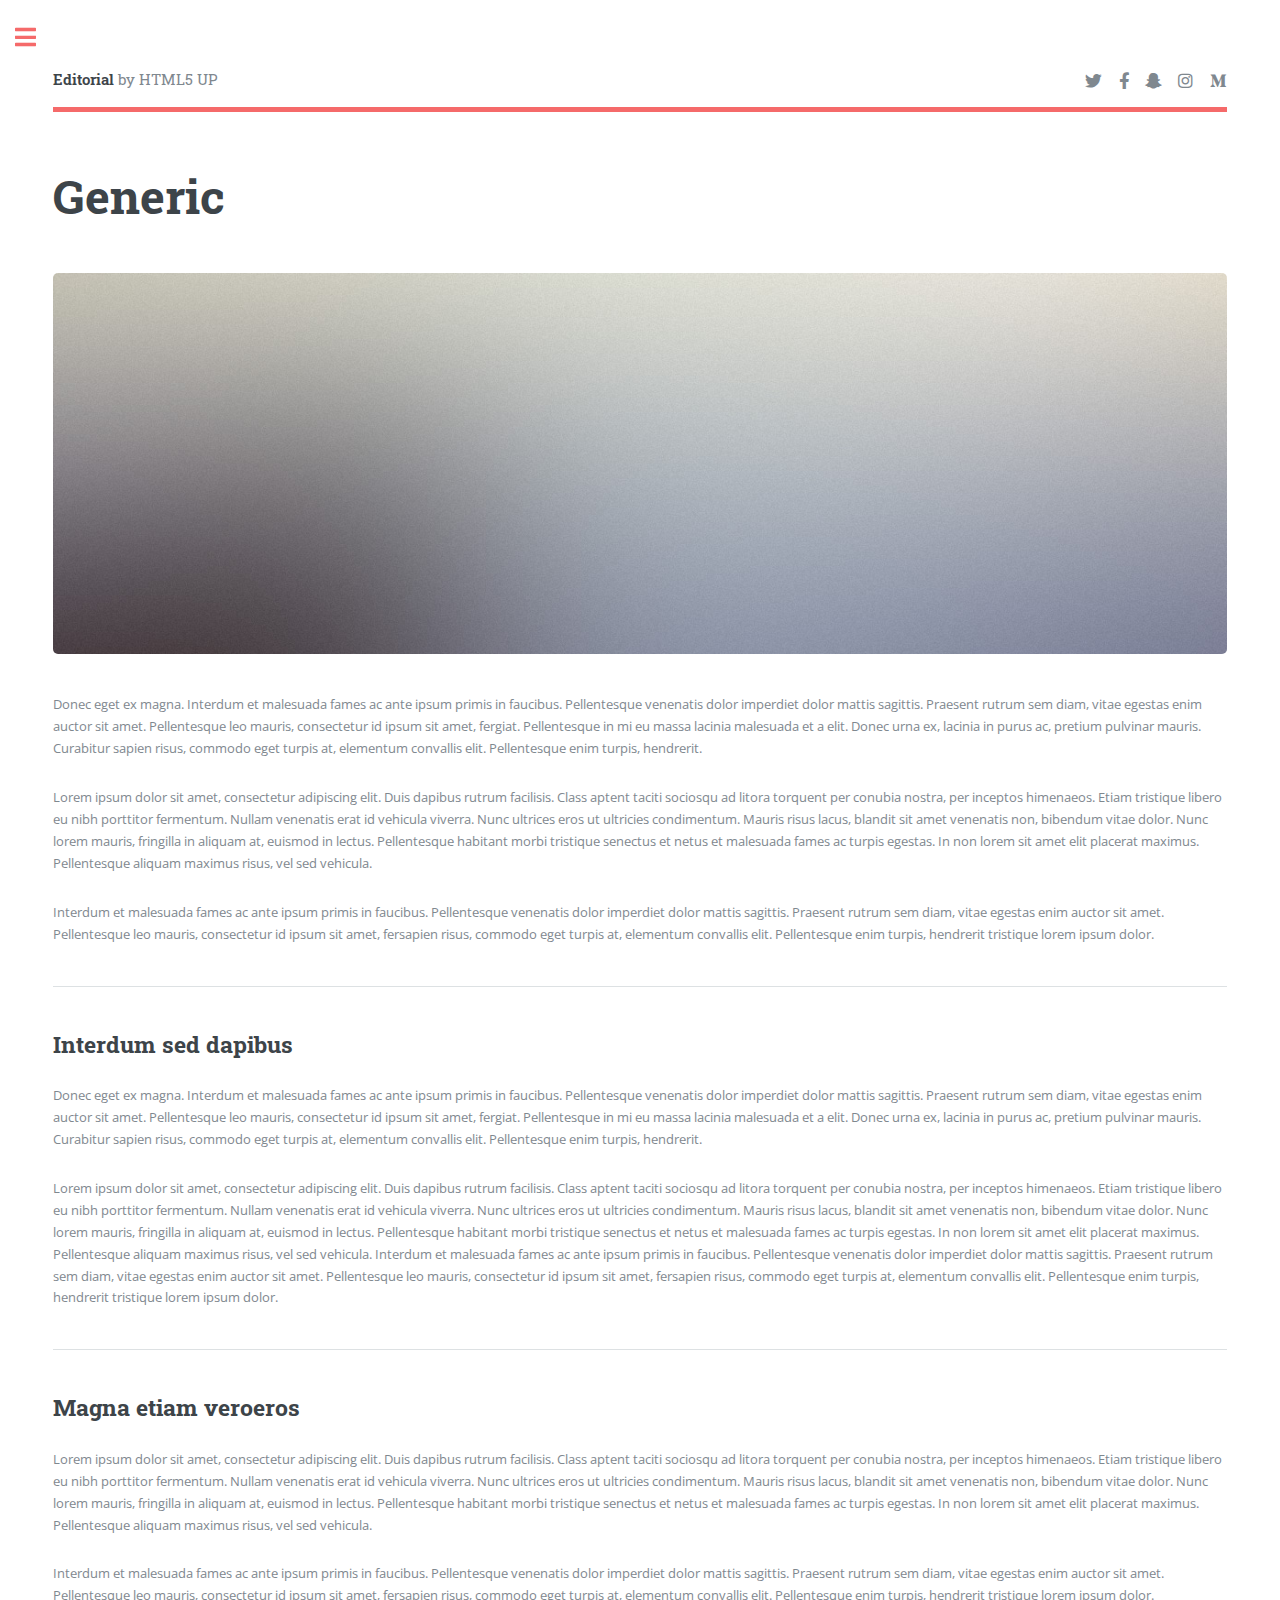
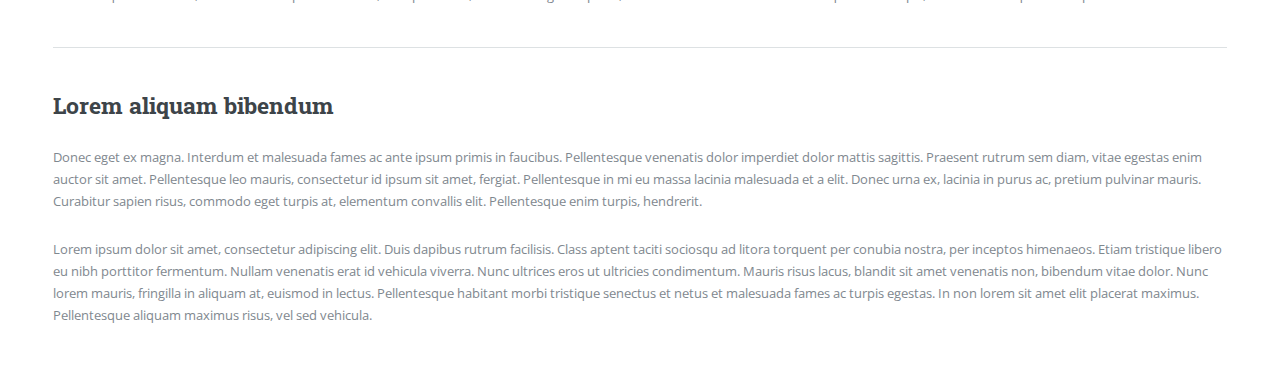
<file: generic.html>
<!DOCTYPE HTML>
<!--
	Editorial by HTML5 UP
	html5up.net | @ajlkn
	Free for personal and commercial use under the CCA 3.0 license (html5up.net/license)
-->
<html>
	<head>
		<title>Generic - Editorial by HTML5 UP</title>
		<meta charset="utf-8" />
		<meta name="viewport" content="width=device-width, initial-scale=1, user-scalable=no" />
		<link rel="stylesheet" href="assets/css/main.css" />
	</head>
	<body class="is-preload">

		<!-- Wrapper -->
			<div id="wrapper">

				<!-- Main -->
					<div id="main">
						<div class="inner">

							<!-- Header -->
								<header id="header">
									<a href="index.html" class="logo"><strong>Editorial</strong> by HTML5 UP</a>
									<ul class="icons">
										<li><a href="#" class="icon brands fa-twitter"><span class="label">Twitter</span></a></li>
										<li><a href="#" class="icon brands fa-facebook-f"><span class="label">Facebook</span></a></li>
										<li><a href="#" class="icon brands fa-snapchat-ghost"><span class="label">Snapchat</span></a></li>
										<li><a href="#" class="icon brands fa-instagram"><span class="label">Instagram</span></a></li>
										<li><a href="#" class="icon brands fa-medium-m"><span class="label">Medium</span></a></li>
									</ul>
								</header>

							<!-- Content -->
								<section>
									<header class="main">
										<h1>Generic</h1>
									</header>

									<span class="image main"><img src="images/pic11.jpg" alt="" /></span>

									<p>Donec eget ex magna. Interdum et malesuada fames ac ante ipsum primis in faucibus. Pellentesque venenatis dolor imperdiet dolor mattis sagittis. Praesent rutrum sem diam, vitae egestas enim auctor sit amet. Pellentesque leo mauris, consectetur id ipsum sit amet, fergiat. Pellentesque in mi eu massa lacinia malesuada et a elit. Donec urna ex, lacinia in purus ac, pretium pulvinar mauris. Curabitur sapien risus, commodo eget turpis at, elementum convallis elit. Pellentesque enim turpis, hendrerit.</p>
									<p>Lorem ipsum dolor sit amet, consectetur adipiscing elit. Duis dapibus rutrum facilisis. Class aptent taciti sociosqu ad litora torquent per conubia nostra, per inceptos himenaeos. Etiam tristique libero eu nibh porttitor fermentum. Nullam venenatis erat id vehicula viverra. Nunc ultrices eros ut ultricies condimentum. Mauris risus lacus, blandit sit amet venenatis non, bibendum vitae dolor. Nunc lorem mauris, fringilla in aliquam at, euismod in lectus. Pellentesque habitant morbi tristique senectus et netus et malesuada fames ac turpis egestas. In non lorem sit amet elit placerat maximus. Pellentesque aliquam maximus risus, vel sed vehicula.</p>
									<p>Interdum et malesuada fames ac ante ipsum primis in faucibus. Pellentesque venenatis dolor imperdiet dolor mattis sagittis. Praesent rutrum sem diam, vitae egestas enim auctor sit amet. Pellentesque leo mauris, consectetur id ipsum sit amet, fersapien risus, commodo eget turpis at, elementum convallis elit. Pellentesque enim turpis, hendrerit tristique lorem ipsum dolor.</p>

									<hr class="major" />

									<h2>Interdum sed dapibus</h2>
									<p>Donec eget ex magna. Interdum et malesuada fames ac ante ipsum primis in faucibus. Pellentesque venenatis dolor imperdiet dolor mattis sagittis. Praesent rutrum sem diam, vitae egestas enim auctor sit amet. Pellentesque leo mauris, consectetur id ipsum sit amet, fergiat. Pellentesque in mi eu massa lacinia malesuada et a elit. Donec urna ex, lacinia in purus ac, pretium pulvinar mauris. Curabitur sapien risus, commodo eget turpis at, elementum convallis elit. Pellentesque enim turpis, hendrerit.</p>
									<p>Lorem ipsum dolor sit amet, consectetur adipiscing elit. Duis dapibus rutrum facilisis. Class aptent taciti sociosqu ad litora torquent per conubia nostra, per inceptos himenaeos. Etiam tristique libero eu nibh porttitor fermentum. Nullam venenatis erat id vehicula viverra. Nunc ultrices eros ut ultricies condimentum. Mauris risus lacus, blandit sit amet venenatis non, bibendum vitae dolor. Nunc lorem mauris, fringilla in aliquam at, euismod in lectus. Pellentesque habitant morbi tristique senectus et netus et malesuada fames ac turpis egestas. In non lorem sit amet elit placerat maximus. Pellentesque aliquam maximus risus, vel sed vehicula. Interdum et malesuada fames ac ante ipsum primis in faucibus. Pellentesque venenatis dolor imperdiet dolor mattis sagittis. Praesent rutrum sem diam, vitae egestas enim auctor sit amet. Pellentesque leo mauris, consectetur id ipsum sit amet, fersapien risus, commodo eget turpis at, elementum convallis elit. Pellentesque enim turpis, hendrerit tristique lorem ipsum dolor.</p>

									<hr class="major" />

									<h2>Magna etiam veroeros</h2>
									<p>Lorem ipsum dolor sit amet, consectetur adipiscing elit. Duis dapibus rutrum facilisis. Class aptent taciti sociosqu ad litora torquent per conubia nostra, per inceptos himenaeos. Etiam tristique libero eu nibh porttitor fermentum. Nullam venenatis erat id vehicula viverra. Nunc ultrices eros ut ultricies condimentum. Mauris risus lacus, blandit sit amet venenatis non, bibendum vitae dolor. Nunc lorem mauris, fringilla in aliquam at, euismod in lectus. Pellentesque habitant morbi tristique senectus et netus et malesuada fames ac turpis egestas. In non lorem sit amet elit placerat maximus. Pellentesque aliquam maximus risus, vel sed vehicula.</p>
									<p>Interdum et malesuada fames ac ante ipsum primis in faucibus. Pellentesque venenatis dolor imperdiet dolor mattis sagittis. Praesent rutrum sem diam, vitae egestas enim auctor sit amet. Pellentesque leo mauris, consectetur id ipsum sit amet, fersapien risus, commodo eget turpis at, elementum convallis elit. Pellentesque enim turpis, hendrerit tristique lorem ipsum dolor.</p>

									<hr class="major" />

									<h2>Lorem aliquam bibendum</h2>
									<p>Donec eget ex magna. Interdum et malesuada fames ac ante ipsum primis in faucibus. Pellentesque venenatis dolor imperdiet dolor mattis sagittis. Praesent rutrum sem diam, vitae egestas enim auctor sit amet. Pellentesque leo mauris, consectetur id ipsum sit amet, fergiat. Pellentesque in mi eu massa lacinia malesuada et a elit. Donec urna ex, lacinia in purus ac, pretium pulvinar mauris. Curabitur sapien risus, commodo eget turpis at, elementum convallis elit. Pellentesque enim turpis, hendrerit.</p>
									<p>Lorem ipsum dolor sit amet, consectetur adipiscing elit. Duis dapibus rutrum facilisis. Class aptent taciti sociosqu ad litora torquent per conubia nostra, per inceptos himenaeos. Etiam tristique libero eu nibh porttitor fermentum. Nullam venenatis erat id vehicula viverra. Nunc ultrices eros ut ultricies condimentum. Mauris risus lacus, blandit sit amet venenatis non, bibendum vitae dolor. Nunc lorem mauris, fringilla in aliquam at, euismod in lectus. Pellentesque habitant morbi tristique senectus et netus et malesuada fames ac turpis egestas. In non lorem sit amet elit placerat maximus. Pellentesque aliquam maximus risus, vel sed vehicula.</p>

								</section>

						</div>
					</div>

				<!-- Sidebar -->
					<div id="sidebar">
						<div class="inner">

							<!-- Search -->
								<section id="search" class="alt">
									<form method="post" action="#">
										<input type="text" name="query" id="query" placeholder="Search" />
									</form>
								</section>

							<!-- Menu -->
								<nav id="menu">
									<header class="major">
										<h2>Menu</h2>
									</header>
									<ul>
										<li><a href="index.html">Homepage</a></li>
										<li><a href="generic.html">Generic</a></li>
										<li><a href="elements.html">Elements</a></li>
										<li>
											<span class="opener">Submenu</span>
											<ul>
												<li><a href="#">Lorem Dolor</a></li>
												<li><a href="#">Ipsum Adipiscing</a></li>
												<li><a href="#">Tempus Magna</a></li>
												<li><a href="#">Feugiat Veroeros</a></li>
											</ul>
										</li>
										<li><a href="#">Etiam Dolore</a></li>
										<li><a href="#">Adipiscing</a></li>
										<li>
											<span class="opener">Another Submenu</span>
											<ul>
												<li><a href="#">Lorem Dolor</a></li>
												<li><a href="#">Ipsum Adipiscing</a></li>
												<li><a href="#">Tempus Magna</a></li>
												<li><a href="#">Feugiat Veroeros</a></li>
											</ul>
										</li>
										<li><a href="#">Maximus Erat</a></li>
										<li><a href="#">Sapien Mauris</a></li>
										<li><a href="#">Amet Lacinia</a></li>
									</ul>
								</nav>

							<!-- Section -->
								<section>
									<header class="major">
										<h2>Ante interdum</h2>
									</header>
									<div class="mini-posts">
										<article>
											<a href="#" class="image"><img src="images/pic07.jpg" alt="" /></a>
											<p>Aenean ornare velit lacus, ac varius enim lorem ullamcorper dolore aliquam.</p>
										</article>
										<article>
											<a href="#" class="image"><img src="images/pic08.jpg" alt="" /></a>
											<p>Aenean ornare velit lacus, ac varius enim lorem ullamcorper dolore aliquam.</p>
										</article>
										<article>
											<a href="#" class="image"><img src="images/pic09.jpg" alt="" /></a>
											<p>Aenean ornare velit lacus, ac varius enim lorem ullamcorper dolore aliquam.</p>
										</article>
									</div>
									<ul class="actions">
										<li><a href="#" class="button">More</a></li>
									</ul>
								</section>

							<!-- Section -->
								<section>
									<header class="major">
										<h2>Get in touch</h2>
									</header>
									<p>Sed varius enim lorem ullamcorper dolore aliquam aenean ornare velit lacus, ac varius enim lorem ullamcorper dolore. Proin sed aliquam facilisis ante interdum. Sed nulla amet lorem feugiat tempus aliquam.</p>
									<ul class="contact">
										<li class="icon solid fa-envelope"><a href="#">information@untitled.tld</a></li>
										<li class="icon solid fa-phone">(000) 000-0000</li>
										<li class="icon solid fa-home">1234 Somewhere Road #8254<br />
										Nashville, TN 00000-0000</li>
									</ul>
								</section>

							<!-- Footer -->
								<footer id="footer">
									<p class="copyright">&copy; Untitled. All rights reserved. Demo Images: <a href="https://unsplash.com">Unsplash</a>. Design: <a href="https://html5up.net">HTML5 UP</a>.</p>
								</footer>

						</div>
					</div>

			</div>

		<!-- Scripts -->
			<script src="assets/js/jquery.min.js"></script>
			<script src="assets/js/browser.min.js"></script>
			<script src="assets/js/breakpoints.min.js"></script>
			<script src="assets/js/util.js"></script>
			<script src="assets/js/main.js"></script>

	</body>
</html>
</file>
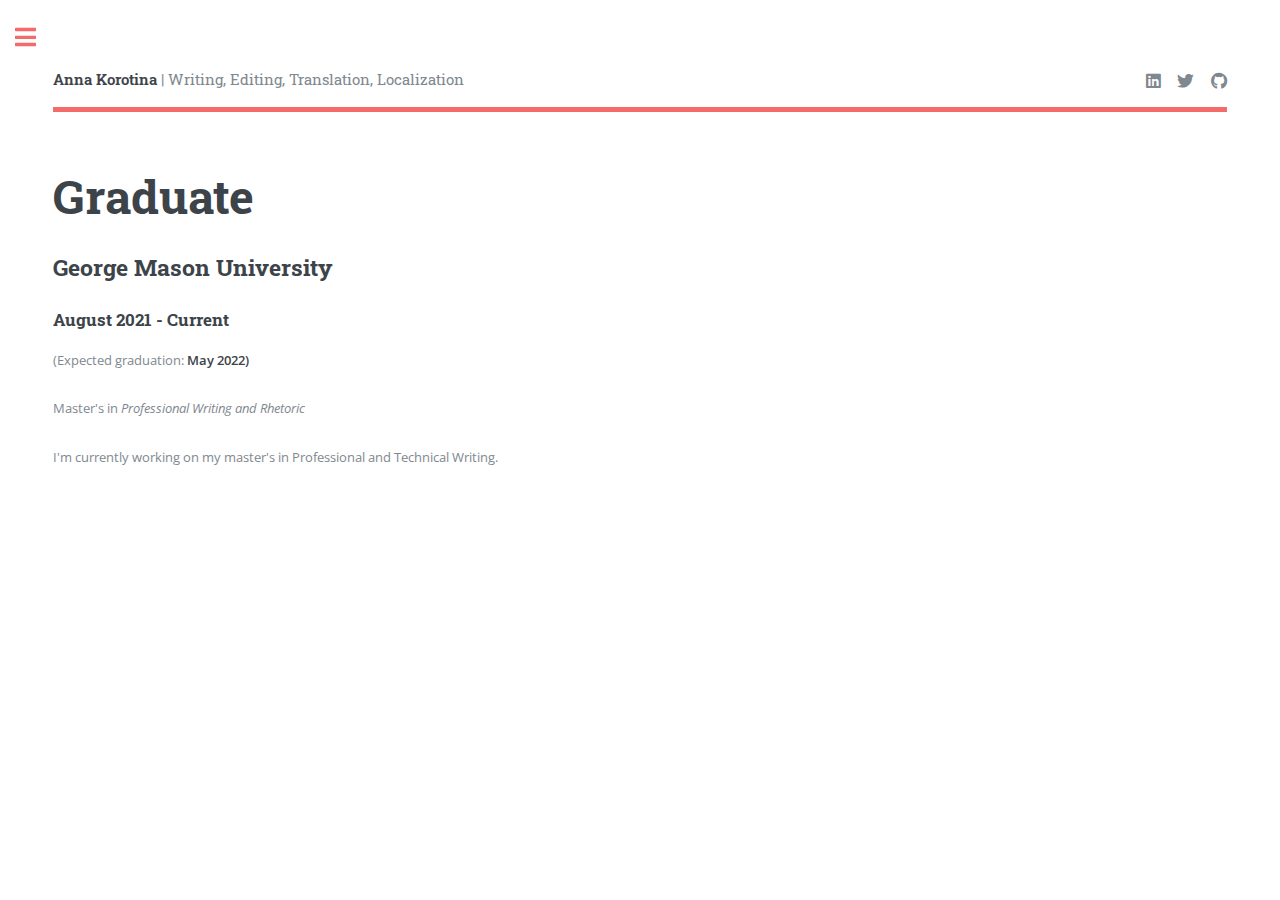
<file: graduate.html>
<!DOCTYPE HTML>
<html>
	<head>
		<title>Anna Korotina</title>
		<meta charset="utf-8" />
		<meta name="viewport" content="width=device-width, initial-scale=1, user-scalable=no" />
		<link rel="stylesheet" href="assets/css/main.css" />
		<link rel="icon" href="favicon.png">
	</head>
	<body class="is-preload">

		<!-- Wrapper -->
			<div id="wrapper">

				<!-- Main -->
					<div id="main">
						<div class="inner">

							<!-- Header -->
								<header id="header">
									<a href="index.html" class="logo"><strong>Anna Korotina</strong> | Writing, Editing, Translation, Localization</a>
									<ul class="icons">
										<li><a href="https://www.linkedin.com/in/anna-korotina/" class="icon brands fa-linkedin"><span class="label">LinkedIn</span></a></li>
										<li><a href="https://twitter.com/annadkorotina" class="icon brands fa-twitter"><span class="label">Twitter</span></a></li>
										<li><a href="https://github.com/annakorotina/annakorotina" class="icon brands fa-github"><span class="label">Github</span></a></li>
									</ul>
								</header>
					
								<section>
									<h1>Graduate</h1>
									<h2>George Mason University</h2>
									<h3>August 2021 - Current</h3>
									<p>(Expected graduation: <b>May 2022)</b></p>
									<p>Master's in <i>Professional Writing and Rhetoric</i></p>
									<p>I'm currently working on my master's in Professional and Technical Writing.</p>
								</section>

						</div>
					</div>

				<!-- Sidebar -->
					<div id="sidebar">
						<div class="inner">

							<!-- Menu -->
								<nav id="menu">
									<header class="major">
										<h2>Menu</h2>
									</header>
									<ul>
										<li><a href="index.html">Homepage</a></li>
										<li><a href="professional.html">Professional Experience</a></li>
										<li>
											<span class="opener">Education</span>
											<ul>
												<li><a href="graduate.html">Graduate</a></li>
												<li><a href="undergraduate.hmtl">Undergraduate</a></li>
											</ul>
										</li>
										<li><a href="writingsamples.html">Writing Samples</a></li>
										<li><a href="biography.html">Biography</a></li>
									</ul>
								</nav>

							<!-- Section -->
								<section>
									<header class="major">
										<h2>Get in touch</h2>
									</header>
									<ul class="contact">
										<li class="icon solid fa-envelope"><a href="#">annadkorotina@gmail.com</a></li>
										<li class="icon solid fa-home">Manassas, VA</li>
									</ul>
								</section>

							<!-- Footer -->
								<footer id="footer">
									<p class="copyright">&copy; Anna Korotina. All rights reserved.</p>
								</footer>

						</div>
					</div>

			</div>

		<!-- Scripts -->
			<script src="assets/js/jquery.min.js"></script>
			<script src="assets/js/browser.min.js"></script>
			<script src="assets/js/breakpoints.min.js"></script>
			<script src="assets/js/util.js"></script>
			<script src="assets/js/main.js"></script>

	</body>
</html>
</file>
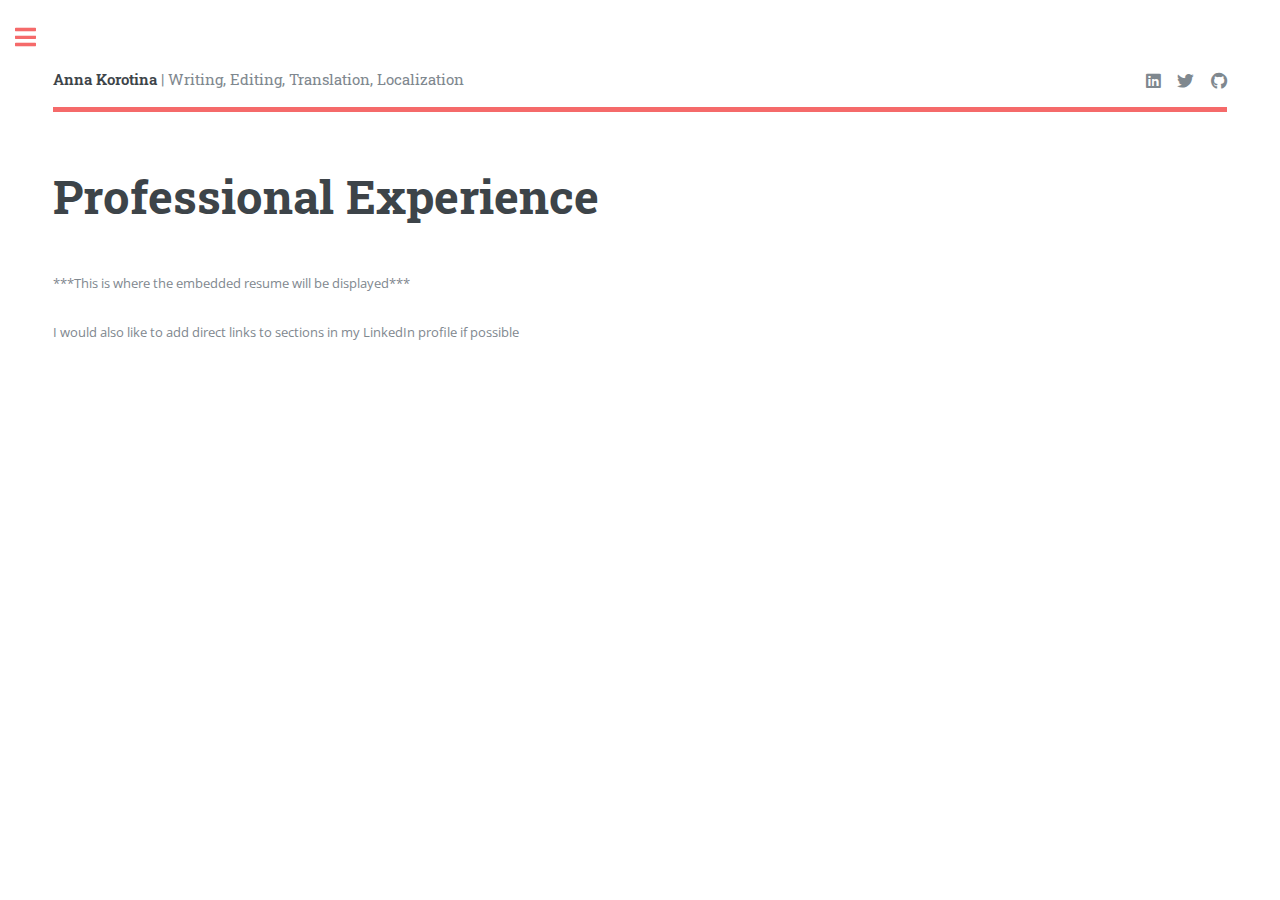
<file: professional.html>
<!DOCTYPE HTML>
<html>
	<head>
		<title>Anna Korotina</title>
		<meta charset="utf-8" />
		<meta name="viewport" content="width=device-width, initial-scale=1, user-scalable=no" />
		<link rel="stylesheet" href="assets/css/main.css" />
		<link rel="icon" href="favicon.png">
	</head>
	<body class="is-preload">

		<!-- Wrapper -->
			<div id="wrapper">

				<!-- Main -->
					<div id="main">
						<div class="inner">

							<!-- Header -->
								<header id="header">
									<a href="index.html" class="logo"><strong>Anna Korotina</strong> | Writing, Editing, Translation, Localization</a>
									<ul class="icons">
										<li><a href="https://www.linkedin.com/in/anna-korotina/" class="icon brands fa-linkedin"><span class="label">LinkedIn</span></a></li>
										<li><a href="https://twitter.com/annadkorotina" class="icon brands fa-twitter"><span class="label">Twitter</span></a></li>
										<li><a href="https://github.com/annakorotina/annakorotina" class="icon brands fa-github"><span class="label">Github</span></a></li>
									</ul>
								</header>
					
								<section>
									<header class="main">
										<h1>Professional Experience</h1>
									</header>									
									<p>***This is where the embedded resume will be displayed***</p>
									<p>I would also like to add direct links to sections in my LinkedIn profile if possible</p>
								</section>
						</div>
					</div>
					

				<!-- Sidebar -->
					<div id="sidebar">
						<div class="inner">

							<!-- Menu -->
								<nav id="menu">
									<header class="major">
										<h2>Menu</h2>
									</header>
									<ul>
										<li><a href="index.html">Homepage</a></li>
										<li><a href="professional.html">Professional Experience</a></li>
										<li>
											<span class="opener">Education</span>
											<ul>
												<li><a href="graduate.html">Graduate</a></li>
												<li><a href="undergraduate.hmtl">Undergraduate</a></li>
											</ul>
										</li>
										<li><a href="writingsamples.html">Writing Samples</a></li>
										<li><a href="biography.html">Biography</a></li>
									</ul>
								</nav>

							<!-- Section -->
								<section>
									<header class="major">
										<h2>Get in touch</h2>
									</header>
									<ul class="contact">
										<li class="icon solid fa-envelope"><a href="#">annadkorotina@gmail.com</a></li>
										<li class="icon solid fa-home">Manassas, VA</li>
									</ul>
								</section>

							<!-- Footer -->
								<footer id="footer">
									<p class="copyright">&copy; Anna Korotina. All rights reserved.</p>
								</footer>

						</div>
					</div>

			</div>

		<!-- Scripts -->
			<script src="assets/js/jquery.min.js"></script>
			<script src="assets/js/browser.min.js"></script>
			<script src="assets/js/breakpoints.min.js"></script>
			<script src="assets/js/util.js"></script>
			<script src="assets/js/main.js"></script>

	</body>
</html>
</file>
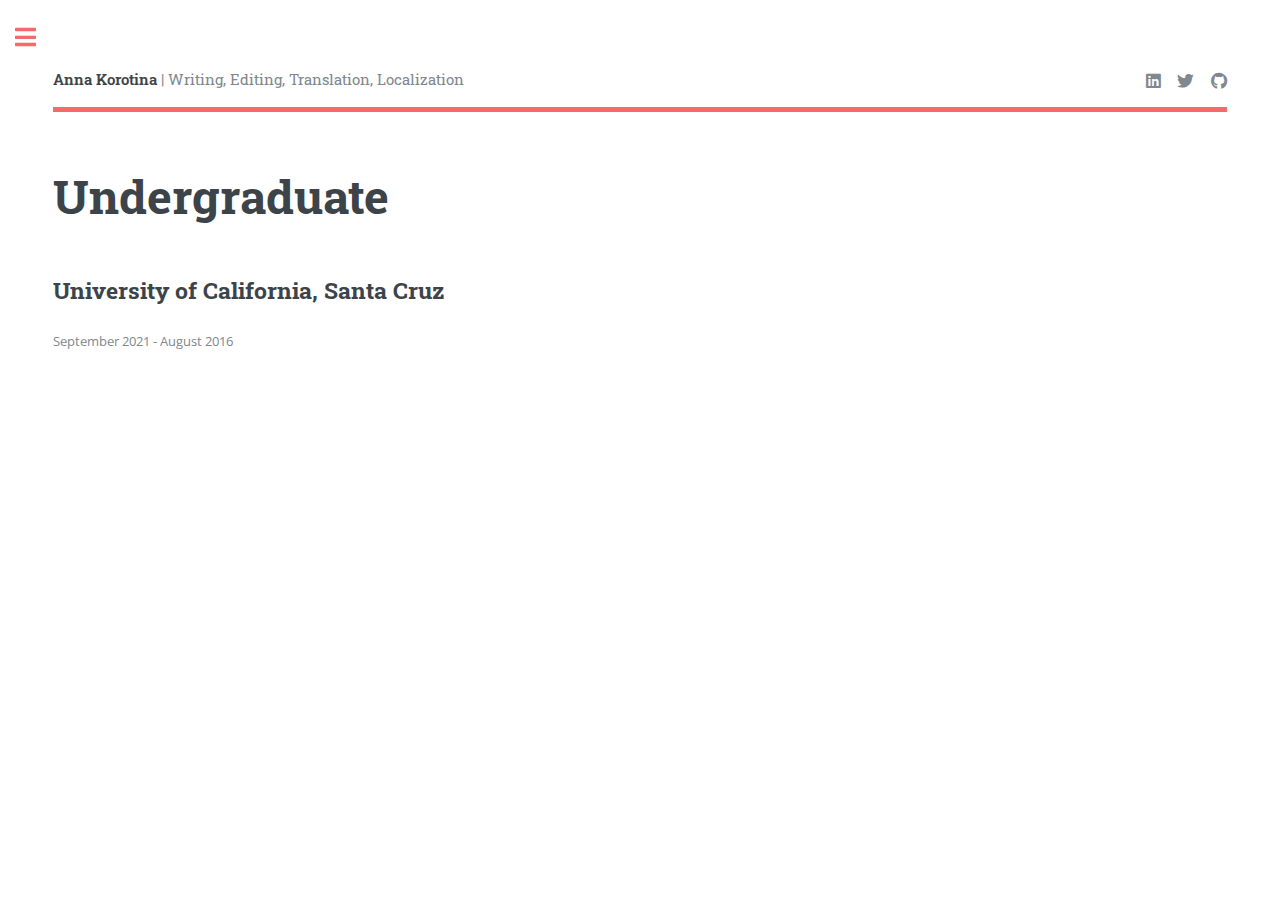
<file: undergraduate.html>
<!DOCTYPE HTML>
<html>
	<head>
		<title>Anna Korotina</title>
		<meta charset="utf-8" />
		<meta name="viewport" content="width=device-width, initial-scale=1, user-scalable=no" />
		<link rel="stylesheet" href="assets/css/main.css" />
		<link rel="icon" href="favicon.png">
	</head>
	<body class="is-preload">

		<!-- Wrapper -->
			<div id="wrapper">

				<!-- Main -->
					<div id="main">
						<div class="inner">

							<!-- Header -->
								<header id="header">
									<a href="index.html" class="logo"><strong>Anna Korotina</strong> | Writing, Editing, Translation, Localization</a>
									<ul class="icons">
										<li><a href="https://www.linkedin.com/in/anna-korotina/" class="icon brands fa-linkedin"><span class="label">LinkedIn</span></a></li>
										<li><a href="https://twitter.com/annadkorotina" class="icon brands fa-twitter"><span class="label">Twitter</span></a></li>
										<li><a href="https://github.com/annakorotina/annakorotina" class="icon brands fa-github"><span class="label">Github</span></a></li>
									</ul>
								</header>
					
								<section>
									<header class="main">
										<h1>Undergraduate</h1>
									</header>
									<h2>University of California, Santa Cruz</h2>
									<p>September 2021 - August 2016</p>
								</section>
						</div>
					</div>

				<!-- Sidebar -->
					<div id="sidebar">
						<div class="inner">

							<!-- Menu -->
								<nav id="menu">
									<header class="major">
										<h2>Menu</h2>
									</header>
									<ul>
										<li><a href="index.html">Homepage</a></li>
										<li><a href="professional.html">Professional Experience</a></li>
										<li>
											<span class="opener">Education</span>
											<ul>
												<li><a href="graduate.html">Graduate</a></li>
												<li><a href="undergraduate.hmtl">Undergraduate</a></li>
											</ul>
										</li>
										<li><a href="writingsamples.html">Writing Samples</a></li>
										<li><a href="biography.html">Biography</a></li>
									</ul>
								</nav>

							<!-- Section -->
								<section>
									<header class="major">
										<h2>Get in touch</h2>
									</header>
									<ul class="contact">
										<li class="icon solid fa-envelope"><a href="#">annadkorotina@gmail.com</a></li>
										<li class="icon solid fa-home">Manassas, VA</li>
									</ul>
								</section>

							<!-- Footer -->
								<footer id="footer">
									<p class="copyright">&copy; Anna Korotina. All rights reserved.</p>
								</footer>

						</div>
					</div>

			</div>

		<!-- Scripts -->
			<script src="assets/js/jquery.min.js"></script>
			<script src="assets/js/browser.min.js"></script>
			<script src="assets/js/breakpoints.min.js"></script>
			<script src="assets/js/util.js"></script>
			<script src="assets/js/main.js"></script>

	</body>
</html>
</file>
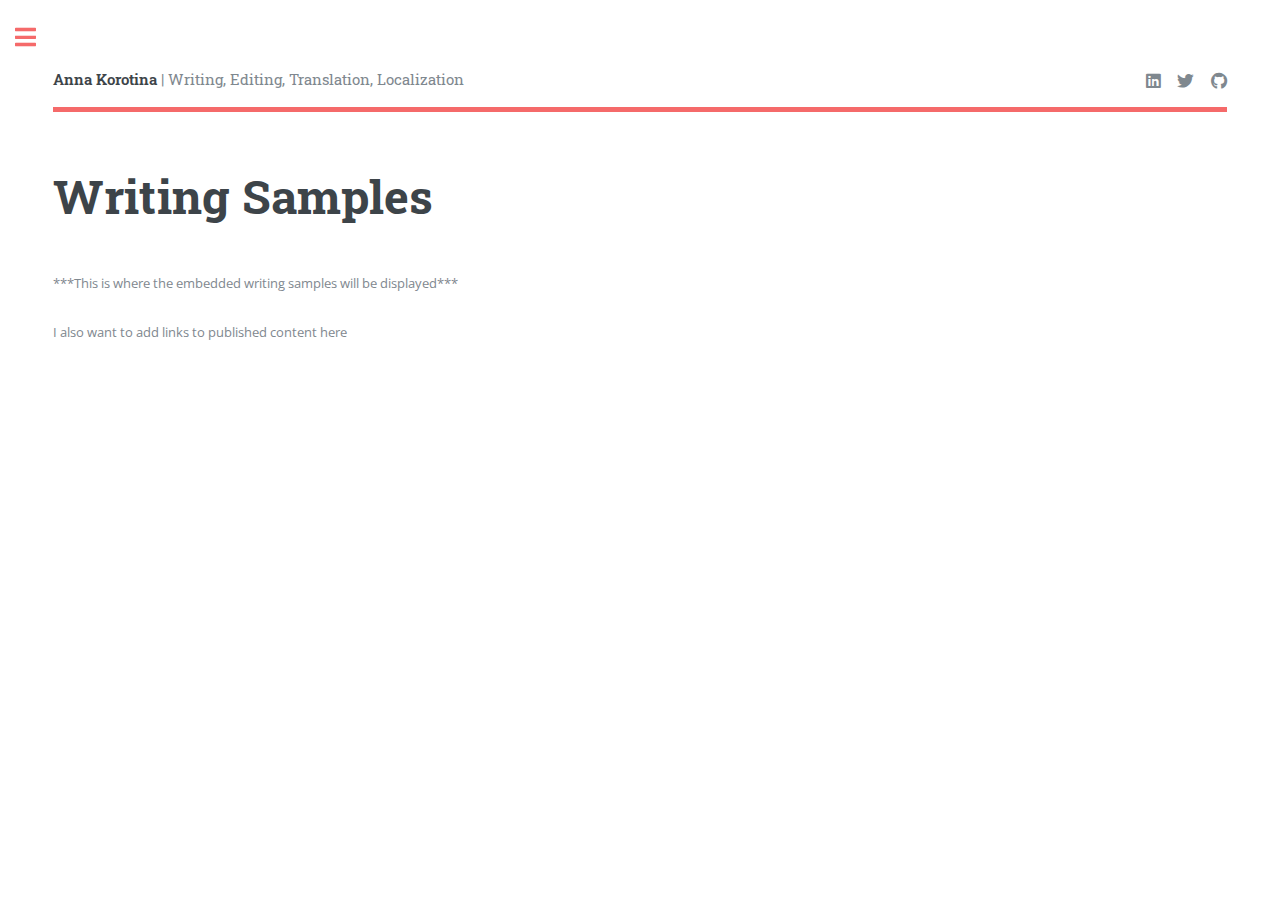
<file: writingsamples.html>
<!DOCTYPE HTML>
<html>
	<head>
		<title>Anna Korotina</title>
		<meta charset="utf-8" />
		<meta name="viewport" content="width=device-width, initial-scale=1, user-scalable=no" />
		<link rel="stylesheet" href="assets/css/main.css" />
		<link rel="icon" href="favicon.png">
	</head>
	<body class="is-preload">

		<!-- Wrapper -->
			<div id="wrapper">

				<!-- Main -->
					<div id="main">
						<div class="inner">

							<!-- Header -->
								<header id="header">
									<a href="index.html" class="logo"><strong>Anna Korotina</strong> | Writing, Editing, Translation, Localization</a>
									<ul class="icons">
										<li><a href="https://www.linkedin.com/in/anna-korotina/" class="icon brands fa-linkedin"><span class="label">LinkedIn</span></a></li>
										<li><a href="https://twitter.com/annadkorotina" class="icon brands fa-twitter"><span class="label">Twitter</span></a></li>
										<li><a href="https://github.com/annakorotina/annakorotina" class="icon brands fa-github"><span class="label">Github</span></a></li>
									</ul>
								</header>
					
								<section>
									<header class="main">
										<h1>Writing Samples</h1>
									</header>									
									<p>***This is where the embedded writing samples will be displayed***</p>
									<p>I also want to add links to published content here</p>
								</section>
						</div>
					</div>
					

				<!-- Sidebar -->
					<div id="sidebar">
						<div class="inner">

							<!-- Menu -->
								<nav id="menu">
									<header class="major">
										<h2>Menu</h2>
									</header>
									<ul>
										<li><a href="index.html">Homepage</a></li>
										<li><a href="professional.html">Professional Experience</a></li>
										<li>
											<span class="opener">Education</span>
											<ul>
												<li><a href="graduate.html">Graduate</a></li>
												<li><a href="undergraduate.hmtl">Undergraduate</a></li>
											</ul>
										</li>
										<li><a href="writingsamples.html">Writing Samples</a></li>
										<li><a href="biography.html">Biography</a></li>
									</ul>
								</nav>

							<!-- Section -->
								<section>
									<header class="major">
										<h2>Get in touch</h2>
									</header>
									<ul class="contact">
										<li class="icon solid fa-envelope"><a href="#">annadkorotina@gmail.com</a></li>
										<li class="icon solid fa-home">Manassas, VA</li>
									</ul>
								</section>

							<!-- Footer -->
								<footer id="footer">
									<p class="copyright">&copy; Anna Korotina. All rights reserved.</p>
								</footer>

						</div>
					</div>

			</div>

		<!-- Scripts -->
			<script src="assets/js/jquery.min.js"></script>
			<script src="assets/js/browser.min.js"></script>
			<script src="assets/js/breakpoints.min.js"></script>
			<script src="assets/js/util.js"></script>
			<script src="assets/js/main.js"></script>

	</body>
</html>
</file>
<file: assets/css/main.css>
@import url(fontawesome-all.min.css);
@import url("https://fonts.googleapis.com/css?family=Open+Sans:400,600,400italic,600italic|Roboto+Slab:400,700");
/*
	Editorial by HTML5 UP
	html5up.net | @ajlkn
	Free for personal and commercial use under the CCA 3.0 license (html5up.net/license)
*/
html, body, div, span, applet, object,
iframe, h1, h2, h3, h4, h5, h6, p, blockquote,
pre, a, abbr, acronym, address, big, cite,
code, del, dfn, em, img, ins, kbd, q, s, samp,
small, strike, strong, sub, sup, tt, var, b,
u, i, center, dl, dt, dd, ol, ul, li, fieldset,
form, label, legend, table, caption, tbody,
tfoot, thead, tr, th, td, article, aside,
canvas, details, embed, figure, figcaption,
footer, header, hgroup, menu, nav, output, ruby,
section, summary, time, mark, audio, video {
  margin: 0;
  padding: 0;
  border: 0;
  font-size: 100%;
  font: inherit;
  vertical-align: baseline; }

article, aside, details, figcaption, figure,
footer, header, hgroup, menu, nav, section {
  display: block; }

/*Code that I'm adding from scratch goes here*/
figure figcaption {
    text-align: center;
	font-style: italic;
	padding: 6px;
	font-size: 15px;
}

/*End code that I'm adding from scratch*/

body {
  line-height: 1; }

ol, ul {
  list-style: none; }

blockquote, q {
  quotes: none; }
  blockquote:before, blockquote:after, q:before, q:after {
    content: '';
    content: none; }

table {
  border-collapse: collapse;
  border-spacing: 0; }

body {
  -webkit-text-size-adjust: none; }

mark {
  background-color: transparent;
  color: inherit; }

input::-moz-focus-inner {
  border: 0;
  padding: 0; }

input, select, textarea {
  -moz-appearance: none;
  -webkit-appearance: none;
  -ms-appearance: none;
  appearance: none; }

/* Basic */
@-ms-viewport {
  width: device-width; }

body {
  -ms-overflow-style: scrollbar; }

@media screen and (max-width: 480px) {
  html, body {
    min-width: 320px; } }

html {
  box-sizing: border-box; }

*, *:before, *:after {
  box-sizing: inherit; }

body {
  background: #ffffff; }
  body.is-preload *, body.is-preload *:before, body.is-preload *:after, body.is-resizing *, body.is-resizing *:before, body.is-resizing *:after {
    -moz-animation: none !important;
    -webkit-animation: none !important;
    -ms-animation: none !important;
    animation: none !important;
    -moz-transition: none !important;
    -webkit-transition: none !important;
    -ms-transition: none !important;
    transition: none !important; }

/* Type */
body, input, select, textarea {
  color: #7f888f;
  font-family: "Open Sans", sans-serif;
  font-size: 13pt;
  font-weight: 400;
  line-height: 1.65; }
  @media screen and (max-width: 1680px) {
    body, input, select, textarea {
      font-size: 11pt; } }
  @media screen and (max-width: 1280px) {
    body, input, select, textarea {
      font-size: 10pt; } }
  @media screen and (max-width: 360px) {
    body, input, select, textarea {
      font-size: 9pt; } }

a {
  -moz-transition: color 0.2s ease-in-out, border-bottom-color 0.2s ease-in-out;
  -webkit-transition: color 0.2s ease-in-out, border-bottom-color 0.2s ease-in-out;
  -ms-transition: color 0.2s ease-in-out, border-bottom-color 0.2s ease-in-out;
  transition: color 0.2s ease-in-out, border-bottom-color 0.2s ease-in-out;
  border-bottom: dotted 1px;
  color: #f56a6a;
  text-decoration: none; }
  a:hover {
    border-bottom-color: #f56a6a;
    color: #f56a6a !important; }
    a:hover strong {
      color: inherit; }

strong, b {
  color: #3d4449;
  font-weight: 600; }

em, i {
  font-style: italic; }

p {
  margin: 0 0 2em 0; }

h1, h2, h3, h4, h5, h6 {
  color: #3d4449;
  font-family: "Roboto Slab", serif;
  font-weight: 700;
  line-height: 1.5;
  margin: 0 0 1em 0; }
  h1 a, h2 a, h3 a, h4 a, h5 a, h6 a {
    color: inherit;
    text-decoration: none;
    border-bottom: 0; }

h1 {
  font-size: 4em;
  margin: 0 0 0.5em 0;
  line-height: 1.3; }

h2 {
  font-size: 1.75em; }

h3 {
  font-size: 1.25em; }

h4 {
  font-size: 1.1em; }

h5 {
  font-size: 0.9em; }

h6 {
  font-size: 0.7em; }

@media screen and (max-width: 1680px) {
  h1 {
    font-size: 3.5em; } }

@media screen and (max-width: 980px) {
  h1 {
    font-size: 3.25em; } }

@media screen and (max-width: 736px) {
  h1 {
    font-size: 2em;
    line-height: 1.4; }
  h2 {
    font-size: 1.5em; } }

sub {
  font-size: 0.8em;
  position: relative;
  top: 0.5em; }

sup {
  font-size: 0.8em;
  position: relative;
  top: -0.5em; }

blockquote {
  border-left: solid 3px rgba(210, 215, 217, 0.75);
  font-style: italic;
  margin: 0 0 2em 0;
  padding: 0.5em 0 0.5em 2em; }

code {
  background: rgba(230, 235, 237, 0.25);
  border-radius: 0.375em;
  border: solid 1px rgba(210, 215, 217, 0.75);
  font-family: "Courier New", monospace;
  font-size: 0.9em;
  margin: 0 0.25em;
  padding: 0.25em 0.65em; }

pre {
  -webkit-overflow-scrolling: touch;
  font-family: "Courier New", monospace;
  font-size: 0.9em;
  margin: 0 0 2em 0; }
  pre code {
    display: block;
    line-height: 1.75;
    padding: 1em 1.5em;
    overflow-x: auto; }

hr {
  border: 0;
  border-bottom: solid 1px rgba(210, 215, 217, 0.75);
  margin: 2em 0; }
  hr.major {
    margin: 3em 0; }

.align-left {
  text-align: left; }

.align-center {
  text-align: center; }

.align-right {
  text-align: right; }

/* Row */
.row {
  display: flex;
  flex-wrap: wrap;
  box-sizing: border-box;
  align-items: stretch; }
  .row > * {
    box-sizing: border-box; }
  .row.gtr-uniform > * > :last-child {
    margin-bottom: 0; }
  .row.aln-left {
    justify-content: flex-start; }
  .row.aln-center {
    justify-content: center; }
  .row.aln-right {
    justify-content: flex-end; }
  .row.aln-top {
    align-items: flex-start; }
  .row.aln-middle {
    align-items: center; }
  .row.aln-bottom {
    align-items: flex-end; }
  .row > .imp {
    order: -1; }
  .row > .col-1 {
    width: 8.33333%; }
  .row > .off-1 {
    margin-left: 8.33333%; }
  .row > .col-2 {
    width: 16.66667%; }
  .row > .off-2 {
    margin-left: 16.66667%; }
  .row > .col-3 {
    width: 25%; }
  .row > .off-3 {
    margin-left: 25%; }
  .row > .col-4 {
    width: 33.33333%; }
  .row > .off-4 {
    margin-left: 33.33333%; }
  .row > .col-5 {
    width: 41.66667%; }
  .row > .off-5 {
    margin-left: 41.66667%; }
  .row > .col-6 {
    width: 50%; }
  .row > .off-6 {
    margin-left: 50%; }
  .row > .col-7 {
    width: 58.33333%; }
  .row > .off-7 {
    margin-left: 58.33333%; }
  .row > .col-8 {
    width: 66.66667%; }
  .row > .off-8 {
    margin-left: 66.66667%; }
  .row > .col-9 {
    width: 75%; }
  .row > .off-9 {
    margin-left: 75%; }
  .row > .col-10 {
    width: 83.33333%; }
  .row > .off-10 {
    margin-left: 83.33333%; }
  .row > .col-11 {
    width: 91.66667%; }
  .row > .off-11 {
    margin-left: 91.66667%; }
  .row > .col-12 {
    width: 100%; }
  .row > .off-12 {
    margin-left: 100%; }
  .row.gtr-0 {
    margin-top: 0;
    margin-left: 0em; }
    .row.gtr-0 > * {
      padding: 0 0 0 0em; }
    .row.gtr-0.gtr-uniform {
      margin-top: 0em; }
      .row.gtr-0.gtr-uniform > * {
        padding-top: 0em; }
  .row.gtr-25 {
    margin-top: 0;
    margin-left: -0.375em; }
    .row.gtr-25 > * {
      padding: 0 0 0 0.375em; }
    .row.gtr-25.gtr-uniform {
      margin-top: -0.375em; }
      .row.gtr-25.gtr-uniform > * {
        padding-top: 0.375em; }
  .row.gtr-50 {
    margin-top: 0;
    margin-left: -0.75em; }
    .row.gtr-50 > * {
      padding: 0 0 0 0.75em; }
    .row.gtr-50.gtr-uniform {
      margin-top: -0.75em; }
      .row.gtr-50.gtr-uniform > * {
        padding-top: 0.75em; }
  .row {
    margin-top: 0;
    margin-left: -1.5em; }
    .row > * {
      padding: 0 0 0 1.5em; }
    .row.gtr-uniform {
      margin-top: -1.5em; }
      .row.gtr-uniform > * {
        padding-top: 1.5em; }
  .row.gtr-150 {
    margin-top: 0;
    margin-left: -2.25em; }
    .row.gtr-150 > * {
      padding: 0 0 0 2.25em; }
    .row.gtr-150.gtr-uniform {
      margin-top: -2.25em; }
      .row.gtr-150.gtr-uniform > * {
        padding-top: 2.25em; }
  .row.gtr-200 {
    margin-top: 0;
    margin-left: -3em; }
    .row.gtr-200 > * {
      padding: 0 0 0 3em; }
    .row.gtr-200.gtr-uniform {
      margin-top: -3em; }
      .row.gtr-200.gtr-uniform > * {
        padding-top: 3em; }
  @media screen and (max-width: 1680px) {
    .row {
      display: flex;
      flex-wrap: wrap;
      box-sizing: border-box;
      align-items: stretch; }
      .row > * {
        box-sizing: border-box; }
      .row.gtr-uniform > * > :last-child {
        margin-bottom: 0; }
      .row.aln-left {
        justify-content: flex-start; }
      .row.aln-center {
        justify-content: center; }
      .row.aln-right {
        justify-content: flex-end; }
      .row.aln-top {
        align-items: flex-start; }
      .row.aln-middle {
        align-items: center; }
      .row.aln-bottom {
        align-items: flex-end; }
      .row > .imp-xlarge {
        order: -1; }
      .row > .col-1-xlarge {
        width: 8.33333%; }
      .row > .off-1-xlarge {
        margin-left: 8.33333%; }
      .row > .col-2-xlarge {
        width: 16.66667%; }
      .row > .off-2-xlarge {
        margin-left: 16.66667%; }
      .row > .col-3-xlarge {
        width: 25%; }
      .row > .off-3-xlarge {
        margin-left: 25%; }
      .row > .col-4-xlarge {
        width: 33.33333%; }
      .row > .off-4-xlarge {
        margin-left: 33.33333%; }
      .row > .col-5-xlarge {
        width: 41.66667%; }
      .row > .off-5-xlarge {
        margin-left: 41.66667%; }
      .row > .col-6-xlarge {
        width: 50%; }
      .row > .off-6-xlarge {
        margin-left: 50%; }
      .row > .col-7-xlarge {
        width: 58.33333%; }
      .row > .off-7-xlarge {
        margin-left: 58.33333%; }
      .row > .col-8-xlarge {
        width: 66.66667%; }
      .row > .off-8-xlarge {
        margin-left: 66.66667%; }
      .row > .col-9-xlarge {
        width: 75%; }
      .row > .off-9-xlarge {
        margin-left: 75%; }
      .row > .col-10-xlarge {
        width: 83.33333%; }
      .row > .off-10-xlarge {
        margin-left: 83.33333%; }
      .row > .col-11-xlarge {
        width: 91.66667%; }
      .row > .off-11-xlarge {
        margin-left: 91.66667%; }
      .row > .col-12-xlarge {
        width: 100%; }
      .row > .off-12-xlarge {
        margin-left: 100%; }
      .row.gtr-0 {
        margin-top: 0;
        margin-left: 0em; }
        .row.gtr-0 > * {
          padding: 0 0 0 0em; }
        .row.gtr-0.gtr-uniform {
          margin-top: 0em; }
          .row.gtr-0.gtr-uniform > * {
            padding-top: 0em; }
      .row.gtr-25 {
        margin-top: 0;
        margin-left: -0.375em; }
        .row.gtr-25 > * {
          padding: 0 0 0 0.375em; }
        .row.gtr-25.gtr-uniform {
          margin-top: -0.375em; }
          .row.gtr-25.gtr-uniform > * {
            padding-top: 0.375em; }
      .row.gtr-50 {
        margin-top: 0;
        margin-left: -0.75em; }
        .row.gtr-50 > * {
          padding: 0 0 0 0.75em; }
        .row.gtr-50.gtr-uniform {
          margin-top: -0.75em; }
          .row.gtr-50.gtr-uniform > * {
            padding-top: 0.75em; }
      .row {
        margin-top: 0;
        margin-left: -1.5em; }
        .row > * {
          padding: 0 0 0 1.5em; }
        .row.gtr-uniform {
          margin-top: -1.5em; }
          .row.gtr-uniform > * {
            padding-top: 1.5em; }
      .row.gtr-150 {
        margin-top: 0;
        margin-left: -2.25em; }
        .row.gtr-150 > * {
          padding: 0 0 0 2.25em; }
        .row.gtr-150.gtr-uniform {
          margin-top: -2.25em; }
          .row.gtr-150.gtr-uniform > * {
            padding-top: 2.25em; }
      .row.gtr-200 {
        margin-top: 0;
        margin-left: -3em; }
        .row.gtr-200 > * {
          padding: 0 0 0 3em; }
        .row.gtr-200.gtr-uniform {
          margin-top: -3em; }
          .row.gtr-200.gtr-uniform > * {
            padding-top: 3em; } }
  @media screen and (max-width: 1280px) {
    .row {
      display: flex;
      flex-wrap: wrap;
      box-sizing: border-box;
      align-items: stretch; }
      .row > * {
        box-sizing: border-box; }
      .row.gtr-uniform > * > :last-child {
        margin-bottom: 0; }
      .row.aln-left {
        justify-content: flex-start; }
      .row.aln-center {
        justify-content: center; }
      .row.aln-right {
        justify-content: flex-end; }
      .row.aln-top {
        align-items: flex-start; }
      .row.aln-middle {
        align-items: center; }
      .row.aln-bottom {
        align-items: flex-end; }
      .row > .imp-large {
        order: -1; }
      .row > .col-1-large {
        width: 8.33333%; }
      .row > .off-1-large {
        margin-left: 8.33333%; }
      .row > .col-2-large {
        width: 16.66667%; }
      .row > .off-2-large {
        margin-left: 16.66667%; }
      .row > .col-3-large {
        width: 25%; }
      .row > .off-3-large {
        margin-left: 25%; }
      .row > .col-4-large {
        width: 33.33333%; }
      .row > .off-4-large {
        margin-left: 33.33333%; }
      .row > .col-5-large {
        width: 41.66667%; }
      .row > .off-5-large {
        margin-left: 41.66667%; }
      .row > .col-6-large {
        width: 50%; }
      .row > .off-6-large {
        margin-left: 50%; }
      .row > .col-7-large {
        width: 58.33333%; }
      .row > .off-7-large {
        margin-left: 58.33333%; }
      .row > .col-8-large {
        width: 66.66667%; }
      .row > .off-8-large {
        margin-left: 66.66667%; }
      .row > .col-9-large {
        width: 75%; }
      .row > .off-9-large {
        margin-left: 75%; }
      .row > .col-10-large {
        width: 83.33333%; }
      .row > .off-10-large {
        margin-left: 83.33333%; }
      .row > .col-11-large {
        width: 91.66667%; }
      .row > .off-11-large {
        margin-left: 91.66667%; }
      .row > .col-12-large {
        width: 100%; }
      .row > .off-12-large {
        margin-left: 100%; }
      .row.gtr-0 {
        margin-top: 0;
        margin-left: 0em; }
        .row.gtr-0 > * {
          padding: 0 0 0 0em; }
        .row.gtr-0.gtr-uniform {
          margin-top: 0em; }
          .row.gtr-0.gtr-uniform > * {
            padding-top: 0em; }
      .row.gtr-25 {
        margin-top: 0;
        margin-left: -0.375em; }
        .row.gtr-25 > * {
          padding: 0 0 0 0.375em; }
        .row.gtr-25.gtr-uniform {
          margin-top: -0.375em; }
          .row.gtr-25.gtr-uniform > * {
            padding-top: 0.375em; }
      .row.gtr-50 {
        margin-top: 0;
        margin-left: -0.75em; }
        .row.gtr-50 > * {
          padding: 0 0 0 0.75em; }
        .row.gtr-50.gtr-uniform {
          margin-top: -0.75em; }
          .row.gtr-50.gtr-uniform > * {
            padding-top: 0.75em; }
      .row {
        margin-top: 0;
        margin-left: -1.5em; }
        .row > * {
          padding: 0 0 0 1.5em; }
        .row.gtr-uniform {
          margin-top: -1.5em; }
          .row.gtr-uniform > * {
            padding-top: 1.5em; }
      .row.gtr-150 {
        margin-top: 0;
        margin-left: -2.25em; }
        .row.gtr-150 > * {
          padding: 0 0 0 2.25em; }
        .row.gtr-150.gtr-uniform {
          margin-top: -2.25em; }
          .row.gtr-150.gtr-uniform > * {
            padding-top: 2.25em; }
      .row.gtr-200 {
        margin-top: 0;
        margin-left: -3em; }
        .row.gtr-200 > * {
          padding: 0 0 0 3em; }
        .row.gtr-200.gtr-uniform {
          margin-top: -3em; }
          .row.gtr-200.gtr-uniform > * {
            padding-top: 3em; } }
  @media screen and (max-width: 980px) {
    .row {
      display: flex;
      flex-wrap: wrap;
      box-sizing: border-box;
      align-items: stretch; }
      .row > * {
        box-sizing: border-box; }
      .row.gtr-uniform > * > :last-child {
        margin-bottom: 0; }
      .row.aln-left {
        justify-content: flex-start; }
      .row.aln-center {
        justify-content: center; }
      .row.aln-right {
        justify-content: flex-end; }
      .row.aln-top {
        align-items: flex-start; }
      .row.aln-middle {
        align-items: center; }
      .row.aln-bottom {
        align-items: flex-end; }
      .row > .imp-medium {
        order: -1; }
      .row > .col-1-medium {
        width: 8.33333%; }
      .row > .off-1-medium {
        margin-left: 8.33333%; }
      .row > .col-2-medium {
        width: 16.66667%; }
      .row > .off-2-medium {
        margin-left: 16.66667%; }
      .row > .col-3-medium {
        width: 25%; }
      .row > .off-3-medium {
        margin-left: 25%; }
      .row > .col-4-medium {
        width: 33.33333%; }
      .row > .off-4-medium {
        margin-left: 33.33333%; }
      .row > .col-5-medium {
        width: 41.66667%; }
      .row > .off-5-medium {
        margin-left: 41.66667%; }
      .row > .col-6-medium {
        width: 50%; }
      .row > .off-6-medium {
        margin-left: 50%; }
      .row > .col-7-medium {
        width: 58.33333%; }
      .row > .off-7-medium {
        margin-left: 58.33333%; }
      .row > .col-8-medium {
        width: 66.66667%; }
      .row > .off-8-medium {
        margin-left: 66.66667%; }
      .row > .col-9-medium {
        width: 75%; }
      .row > .off-9-medium {
        margin-left: 75%; }
      .row > .col-10-medium {
        width: 83.33333%; }
      .row > .off-10-medium {
        margin-left: 83.33333%; }
      .row > .col-11-medium {
        width: 91.66667%; }
      .row > .off-11-medium {
        margin-left: 91.66667%; }
      .row > .col-12-medium {
        width: 100%; }
      .row > .off-12-medium {
        margin-left: 100%; }
      .row.gtr-0 {
        margin-top: 0;
        margin-left: 0em; }
        .row.gtr-0 > * {
          padding: 0 0 0 0em; }
        .row.gtr-0.gtr-uniform {
          margin-top: 0em; }
          .row.gtr-0.gtr-uniform > * {
            padding-top: 0em; }
      .row.gtr-25 {
        margin-top: 0;
        margin-left: -0.375em; }
        .row.gtr-25 > * {
          padding: 0 0 0 0.375em; }
        .row.gtr-25.gtr-uniform {
          margin-top: -0.375em; }
          .row.gtr-25.gtr-uniform > * {
            padding-top: 0.375em; }
      .row.gtr-50 {
        margin-top: 0;
        margin-left: -0.75em; }
        .row.gtr-50 > * {
          padding: 0 0 0 0.75em; }
        .row.gtr-50.gtr-uniform {
          margin-top: -0.75em; }
          .row.gtr-50.gtr-uniform > * {
            padding-top: 0.75em; }
      .row {
        margin-top: 0;
        margin-left: -1.5em; }
        .row > * {
          padding: 0 0 0 1.5em; }
        .row.gtr-uniform {
          margin-top: -1.5em; }
          .row.gtr-uniform > * {
            padding-top: 1.5em; }
      .row.gtr-150 {
        margin-top: 0;
        margin-left: -2.25em; }
        .row.gtr-150 > * {
          padding: 0 0 0 2.25em; }
        .row.gtr-150.gtr-uniform {
          margin-top: -2.25em; }
          .row.gtr-150.gtr-uniform > * {
            padding-top: 2.25em; }
      .row.gtr-200 {
        margin-top: 0;
        margin-left: -3em; }
        .row.gtr-200 > * {
          padding: 0 0 0 3em; }
        .row.gtr-200.gtr-uniform {
          margin-top: -3em; }
          .row.gtr-200.gtr-uniform > * {
            padding-top: 3em; } }
  @media screen and (max-width: 736px) {
    .row {
      display: flex;
      flex-wrap: wrap;
      box-sizing: border-box;
      align-items: stretch; }
      .row > * {
        box-sizing: border-box; }
      .row.gtr-uniform > * > :last-child {
        margin-bottom: 0; }
      .row.aln-left {
        justify-content: flex-start; }
      .row.aln-center {
        justify-content: center; }
      .row.aln-right {
        justify-content: flex-end; }
      .row.aln-top {
        align-items: flex-start; }
      .row.aln-middle {
        align-items: center; }
      .row.aln-bottom {
        align-items: flex-end; }
      .row > .imp-small {
        order: -1; }
      .row > .col-1-small {
        width: 8.33333%; }
      .row > .off-1-small {
        margin-left: 8.33333%; }
      .row > .col-2-small {
        width: 16.66667%; }
      .row > .off-2-small {
        margin-left: 16.66667%; }
      .row > .col-3-small {
        width: 25%; }
      .row > .off-3-small {
        margin-left: 25%; }
      .row > .col-4-small {
        width: 33.33333%; }
      .row > .off-4-small {
        margin-left: 33.33333%; }
      .row > .col-5-small {
        width: 41.66667%; }
      .row > .off-5-small {
        margin-left: 41.66667%; }
      .row > .col-6-small {
        width: 50%; }
      .row > .off-6-small {
        margin-left: 50%; }
      .row > .col-7-small {
        width: 58.33333%; }
      .row > .off-7-small {
        margin-left: 58.33333%; }
      .row > .col-8-small {
        width: 66.66667%; }
      .row > .off-8-small {
        margin-left: 66.66667%; }
      .row > .col-9-small {
        width: 75%; }
      .row > .off-9-small {
        margin-left: 75%; }
      .row > .col-10-small {
        width: 83.33333%; }
      .row > .off-10-small {
        margin-left: 83.33333%; }
      .row > .col-11-small {
        width: 91.66667%; }
      .row > .off-11-small {
        margin-left: 91.66667%; }
      .row > .col-12-small {
        width: 100%; }
      .row > .off-12-small {
        margin-left: 100%; }
      .row.gtr-0 {
        margin-top: 0;
        margin-left: 0em; }
        .row.gtr-0 > * {
          padding: 0 0 0 0em; }
        .row.gtr-0.gtr-uniform {
          margin-top: 0em; }
          .row.gtr-0.gtr-uniform > * {
            padding-top: 0em; }
      .row.gtr-25 {
        margin-top: 0;
        margin-left: -0.375em; }
        .row.gtr-25 > * {
          padding: 0 0 0 0.375em; }
        .row.gtr-25.gtr-uniform {
          margin-top: -0.375em; }
          .row.gtr-25.gtr-uniform > * {
            padding-top: 0.375em; }
      .row.gtr-50 {
        margin-top: 0;
        margin-left: -0.75em; }
        .row.gtr-50 > * {
          padding: 0 0 0 0.75em; }
        .row.gtr-50.gtr-uniform {
          margin-top: -0.75em; }
          .row.gtr-50.gtr-uniform > * {
            padding-top: 0.75em; }
      .row {
        margin-top: 0;
        margin-left: -1.5em; }
        .row > * {
          padding: 0 0 0 1.5em; }
        .row.gtr-uniform {
          margin-top: -1.5em; }
          .row.gtr-uniform > * {
            padding-top: 1.5em; }
      .row.gtr-150 {
        margin-top: 0;
        margin-left: -2.25em; }
        .row.gtr-150 > * {
          padding: 0 0 0 2.25em; }
        .row.gtr-150.gtr-uniform {
          margin-top: -2.25em; }
          .row.gtr-150.gtr-uniform > * {
            padding-top: 2.25em; }
      .row.gtr-200 {
        margin-top: 0;
        margin-left: -3em; }
        .row.gtr-200 > * {
          padding: 0 0 0 3em; }
        .row.gtr-200.gtr-uniform {
          margin-top: -3em; }
          .row.gtr-200.gtr-uniform > * {
            padding-top: 3em; } }
  @media screen and (max-width: 480px) {
    .row {
      display: flex;
      flex-wrap: wrap;
      box-sizing: border-box;
      align-items: stretch; }
      .row > * {
        box-sizing: border-box; }
      .row.gtr-uniform > * > :last-child {
        margin-bottom: 0; }
      .row.aln-left {
        justify-content: flex-start; }
      .row.aln-center {
        justify-content: center; }
      .row.aln-right {
        justify-content: flex-end; }
      .row.aln-top {
        align-items: flex-start; }
      .row.aln-middle {
        align-items: center; }
      .row.aln-bottom {
        align-items: flex-end; }
      .row > .imp-xsmall {
        order: -1; }
      .row > .col-1-xsmall {
        width: 8.33333%; }
      .row > .off-1-xsmall {
        margin-left: 8.33333%; }
      .row > .col-2-xsmall {
        width: 16.66667%; }
      .row > .off-2-xsmall {
        margin-left: 16.66667%; }
      .row > .col-3-xsmall {
        width: 25%; }
      .row > .off-3-xsmall {
        margin-left: 25%; }
      .row > .col-4-xsmall {
        width: 33.33333%; }
      .row > .off-4-xsmall {
        margin-left: 33.33333%; }
      .row > .col-5-xsmall {
        width: 41.66667%; }
      .row > .off-5-xsmall {
        margin-left: 41.66667%; }
      .row > .col-6-xsmall {
        width: 50%; }
      .row > .off-6-xsmall {
        margin-left: 50%; }
      .row > .col-7-xsmall {
        width: 58.33333%; }
      .row > .off-7-xsmall {
        margin-left: 58.33333%; }
      .row > .col-8-xsmall {
        width: 66.66667%; }
      .row > .off-8-xsmall {
        margin-left: 66.66667%; }
      .row > .col-9-xsmall {
        width: 75%; }
      .row > .off-9-xsmall {
        margin-left: 75%; }
      .row > .col-10-xsmall {
        width: 83.33333%; }
      .row > .off-10-xsmall {
        margin-left: 83.33333%; }
      .row > .col-11-xsmall {
        width: 91.66667%; }
      .row > .off-11-xsmall {
        margin-left: 91.66667%; }
      .row > .col-12-xsmall {
        width: 100%; }
      .row > .off-12-xsmall {
        margin-left: 100%; }
      .row.gtr-0 {
        margin-top: 0;
        margin-left: 0em; }
        .row.gtr-0 > * {
          padding: 0 0 0 0em; }
        .row.gtr-0.gtr-uniform {
          margin-top: 0em; }
          .row.gtr-0.gtr-uniform > * {
            padding-top: 0em; }
      .row.gtr-25 {
        margin-top: 0;
        margin-left: -0.375em; }
        .row.gtr-25 > * {
          padding: 0 0 0 0.375em; }
        .row.gtr-25.gtr-uniform {
          margin-top: -0.375em; }
          .row.gtr-25.gtr-uniform > * {
            padding-top: 0.375em; }
      .row.gtr-50 {
        margin-top: 0;
        margin-left: -0.75em; }
        .row.gtr-50 > * {
          padding: 0 0 0 0.75em; }
        .row.gtr-50.gtr-uniform {
          margin-top: -0.75em; }
          .row.gtr-50.gtr-uniform > * {
            padding-top: 0.75em; }
      .row {
        margin-top: 0;
        margin-left: -1.5em; }
        .row > * {
          padding: 0 0 0 1.5em; }
        .row.gtr-uniform {
          margin-top: -1.5em; }
          .row.gtr-uniform > * {
            padding-top: 1.5em; }
      .row.gtr-150 {
        margin-top: 0;
        margin-left: -2.25em; }
        .row.gtr-150 > * {
          padding: 0 0 0 2.25em; }
        .row.gtr-150.gtr-uniform {
          margin-top: -2.25em; }
          .row.gtr-150.gtr-uniform > * {
            padding-top: 2.25em; }
      .row.gtr-200 {
        margin-top: 0;
        margin-left: -3em; }
        .row.gtr-200 > * {
          padding: 0 0 0 3em; }
        .row.gtr-200.gtr-uniform {
          margin-top: -3em; }
          .row.gtr-200.gtr-uniform > * {
            padding-top: 3em; } }

/* Section/Article */
section.special, article.special {
  text-align: center; }

header p {
  font-family: "Roboto Slab", serif;
  font-size: 1em;
  font-weight: 400;
  letter-spacing: 0.075em;
  margin-top: -0.5em;
  text-transform: uppercase; }

header.major > :last-child {
  border-bottom: solid 3px #f56a6a;
  display: inline-block;
  margin: 0 0 2em 0;
  padding: 0 0.75em 0.5em 0; }

header.main > :last-child {
  margin: 0 0 1em 0; }

/* Form */
form {
  margin: 0 0 2em 0; }

label {
  color: #3d4449;
  display: block;
  font-size: 0.9em;
  font-weight: 600;
  margin: 0 0 1em 0; }

input[type="text"],
input[type="password"],
input[type="email"],
input[type="tel"],
input[type="search"],
input[type="url"],
select,
textarea {
  -moz-appearance: none;
  -webkit-appearance: none;
  -ms-appearance: none;
  appearance: none;
  background: #ffffff;
  border-radius: 0.375em;
  border: none;
  border: solid 1px rgba(210, 215, 217, 0.75);
  color: inherit;
  display: block;
  outline: 0;
  padding: 0 1em;
  text-decoration: none;
  width: 100%; }
  input[type="text"]:invalid,
  input[type="password"]:invalid,
  input[type="email"]:invalid,
  input[type="tel"]:invalid,
  input[type="search"]:invalid,
  input[type="url"]:invalid,
  select:invalid,
  textarea:invalid {
    box-shadow: none; }
  input[type="text"]:focus,
  input[type="password"]:focus,
  input[type="email"]:focus,
  input[type="tel"]:focus,
  input[type="search"]:focus,
  input[type="url"]:focus,
  select:focus,
  textarea:focus {
    border-color: #f56a6a;
    box-shadow: 0 0 0 1px #f56a6a; }

select {
  background-image: url("data:image/svg+xml;charset=utf8,%3Csvg xmlns='http://www.w3.org/2000/svg' width='40' height='40' preserveAspectRatio='none' viewBox='0 0 40 40'%3E%3Cpath d='M9.4,12.3l10.4,10.4l10.4-10.4c0.2-0.2,0.5-0.4,0.9-0.4c0.3,0,0.6,0.1,0.9,0.4l3.3,3.3c0.2,0.2,0.4,0.5,0.4,0.9 c0,0.4-0.1,0.6-0.4,0.9L20.7,31.9c-0.2,0.2-0.5,0.4-0.9,0.4c-0.3,0-0.6-0.1-0.9-0.4L4.3,17.3c-0.2-0.2-0.4-0.5-0.4-0.9 c0-0.4,0.1-0.6,0.4-0.9l3.3-3.3c0.2-0.2,0.5-0.4,0.9-0.4S9.1,12.1,9.4,12.3z' fill='rgba(210, 215, 217, 0.75)' /%3E%3C/svg%3E");
  background-size: 1.25em;
  background-repeat: no-repeat;
  background-position: calc(100% - 1em) center;
  height: 2.75em;
  padding-right: 2.75em;
  text-overflow: ellipsis; }
  select option {
    color: #3d4449;
    background: #ffffff; }
  select:focus::-ms-value {
    background-color: transparent; }
  select::-ms-expand {
    display: none; }

input[type="text"],
input[type="password"],
input[type="email"],
input[type="tel"],
input[type="search"],
input[type="url"],
select {
  height: 2.75em; }

textarea {
  padding: 0.75em 1em; }

input[type="checkbox"],
input[type="radio"] {
  -moz-appearance: none;
  -webkit-appearance: none;
  -ms-appearance: none;
  appearance: none;
  display: block;
  float: left;
  margin-right: -2em;
  opacity: 0;
  width: 1em;
  z-index: -1; }
  input[type="checkbox"] + label,
  input[type="radio"] + label {
    text-decoration: none;
    color: #7f888f;
    cursor: pointer;
    display: inline-block;
    font-size: 1em;
    font-weight: 400;
    padding-left: 2.4em;
    padding-right: 0.75em;
    position: relative; }
    input[type="checkbox"] + label:before,
    input[type="radio"] + label:before {
      -moz-osx-font-smoothing: grayscale;
      -webkit-font-smoothing: antialiased;
      display: inline-block;
      font-style: normal;
      font-variant: normal;
      text-rendering: auto;
      line-height: 1;
      text-transform: none !important;
      font-family: 'Font Awesome 5 Free';
      font-weight: 900; }
    input[type="checkbox"] + label:before,
    input[type="radio"] + label:before {
      background: #ffffff;
      border-radius: 0.375em;
      border: solid 1px rgba(210, 215, 217, 0.75);
      content: '';
      display: inline-block;
      font-size: 0.8em;
      height: 2.0625em;
      left: 0;
      line-height: 2.0625em;
      position: absolute;
      text-align: center;
      top: 0;
      width: 2.0625em; }
  input[type="checkbox"]:checked + label:before,
  input[type="radio"]:checked + label:before {
    background: #3d4449;
    border-color: #3d4449;
    color: #ffffff;
    content: '\f00c'; }
  input[type="checkbox"]:focus + label:before,
  input[type="radio"]:focus + label:before {
    border-color: #f56a6a;
    box-shadow: 0 0 0 1px #f56a6a; }

input[type="checkbox"] + label:before {
  border-radius: 0.375em; }

input[type="radio"] + label:before {
  border-radius: 100%; }

::-webkit-input-placeholder {
  color: #9fa3a6 !important;
  opacity: 1.0; }

:-moz-placeholder {
  color: #9fa3a6 !important;
  opacity: 1.0; }

::-moz-placeholder {
  color: #9fa3a6 !important;
  opacity: 1.0; }

:-ms-input-placeholder {
  color: #9fa3a6 !important;
  opacity: 1.0; }

/* Box */
.box {
  border-radius: 0.375em;
  border: solid 1px rgba(210, 215, 217, 0.75);
  margin-bottom: 2em;
  padding: 1.5em; }
  .box > :last-child,
  .box > :last-child > :last-child,
  .box > :last-child > :last-child > :last-child {
    margin-bottom: 0; }
  .box.alt {
    border: 0;
    border-radius: 0;
    padding: 0; }

/* Icon */
.icon {
  text-decoration: none;
  border-bottom: none;
  position: relative; }
  .icon:before {
    -moz-osx-font-smoothing: grayscale;
    -webkit-font-smoothing: antialiased;
    display: inline-block;
    font-style: normal;
    font-variant: normal;
    text-rendering: auto;
    line-height: 1;
    text-transform: none !important;
    font-family: 'Font Awesome 5 Free';
    font-weight: 400; }
  .icon > .label {
    display: none; }
  .icon:before {
    line-height: inherit; }
  .icon.solid:before {
    font-weight: 900; }
  .icon.brands:before {
    font-family: 'Font Awesome 5 Brands'; }

/* Image */
.image {
  border-radius: 0.375em;
  border: 0;
  display: inline-block;
  position: relative; }
  .image img {
    border-radius: 0.375em;
    display: block; }
  .image.left, .image.right {
    max-width: 40%; }
    .image.left img, .image.right img {
      width: 100%; }
  .image.left {
    float: left;
    padding: 0 1.5em 1em 0;
    top: 0.25em; }
  .image.right {
    float: right;
    padding: 0 0 1em 1.5em;
    top: 0.25em; }
  .image.fit {
    display: block;
    margin: 0 0 2em 0;
    width: 100%; }
    .image.fit img {
      width: 100%; }
  .image.main {
    display: block;
    margin: 0 0 3em 0;
    width: 100%; }
    .image.main img {
      width: 100%; }

a.image {
  overflow: hidden; }
  a.image img {
    -moz-transition: -moz-transform 0.2s ease;
    -webkit-transition: -webkit-transform 0.2s ease;
    -ms-transition: -ms-transform 0.2s ease;
    transition: transform 0.2s ease; }
  a.image:hover img {
    -moz-transform: scale(1.075);
    -webkit-transform: scale(1.075);
    -ms-transform: scale(1.075);
    transform: scale(1.075); }

/* List */
ol {
  list-style: decimal;
  margin: 0 0 2em 0;
  padding-left: 1.25em; }
  ol li {
    padding-left: 0.25em; }

ul {
  list-style: disc;
  margin: 0 0 2em 0;
  padding-left: 1em; }
  ul li {
    padding-left: 0.5em; }
  ul.alt {
    list-style: none;
    padding-left: 0; }
    ul.alt li {
      border-top: solid 1px rgba(210, 215, 217, 0.75);
      padding: 0.5em 0; }
      ul.alt li:first-child {
        border-top: 0;
        padding-top: 0; }

dl {
  margin: 0 0 2em 0; }
  dl dt {
    display: block;
    font-weight: 600;
    margin: 0 0 1em 0; }
  dl dd {
    margin-left: 2em; }

/* Actions */
ul.actions {
  display: -moz-flex;
  display: -webkit-flex;
  display: -ms-flex;
  display: flex;
  cursor: default;
  list-style: none;
  margin-left: -1em;
  padding-left: 0; }
  ul.actions li {
    padding: 0 0 0 1em;
    vertical-align: middle; }
  ul.actions.special {
    -moz-justify-content: center;
    -webkit-justify-content: center;
    -ms-justify-content: center;
    justify-content: center;
    width: 100%;
    margin-left: 0; }
    ul.actions.special li:first-child {
      padding-left: 0; }
  ul.actions.stacked {
    -moz-flex-direction: column;
    -webkit-flex-direction: column;
    -ms-flex-direction: column;
    flex-direction: column;
    margin-left: 0; }
    ul.actions.stacked li {
      padding: 1.3em 0 0 0; }
      ul.actions.stacked li:first-child {
        padding-top: 0; }
  ul.actions.fit {
    width: calc(100% + 1em); }
    ul.actions.fit li {
      -moz-flex-grow: 1;
      -webkit-flex-grow: 1;
      -ms-flex-grow: 1;
      flex-grow: 1;
      -moz-flex-shrink: 1;
      -webkit-flex-shrink: 1;
      -ms-flex-shrink: 1;
      flex-shrink: 1;
      width: 100%; }
      ul.actions.fit li > * {
        width: 100%; }
    ul.actions.fit.stacked {
      width: 100%; }

/* Icons */
ul.icons {
  cursor: default;
  list-style: none;
  padding-left: 0; }
  ul.icons li {
    display: inline-block;
    padding: 0 1em 0 0; }
    ul.icons li:last-child {
      padding-right: 0; }
    ul.icons li .icon {
      color: inherit; }
      ul.icons li .icon:before {
        font-size: 1.25em; }

/* Contact */
ul.contact {
  list-style: none;
  padding: 0; }
  ul.contact li {
    text-decoration: none;
    border-top: solid 1px rgba(210, 215, 217, 0.75);
    margin: 1.5em 0 0 0;
    padding: 1.5em 0 0 3em;
    position: relative; }
    ul.contact li:before {
      -moz-osx-font-smoothing: grayscale;
      -webkit-font-smoothing: antialiased;
      display: inline-block;
      font-style: normal;
      font-variant: normal;
      text-rendering: auto;
      line-height: 1;
      text-transform: none !important;
      font-family: 'Font Awesome 5 Free';
      font-weight: 400; }
    ul.contact li:before {
      color: #f56a6a;
      display: inline-block;
      font-size: 1.5em;
      height: 1.125em;
      left: 0;
      line-height: 1.125em;
      position: absolute;
      text-align: center;
      top: 1em;
      width: 1.5em; }
    ul.contact li:first-child {
      border-top: 0;
      margin-top: 0;
      padding-top: 0; }
      ul.contact li:first-child:before {
        top: 0; }
    ul.contact li a {
      color: inherit; }

/* Pagination */
ul.pagination {
  cursor: default;
  list-style: none;
  padding-left: 0; }
  ul.pagination li {
    display: inline-block;
    padding-left: 0;
    vertical-align: middle; }
    ul.pagination li > .page {
      -moz-transition: background-color 0.2s ease-in-out, color 0.2s ease-in-out;
      -webkit-transition: background-color 0.2s ease-in-out, color 0.2s ease-in-out;
      -ms-transition: background-color 0.2s ease-in-out, color 0.2s ease-in-out;
      transition: background-color 0.2s ease-in-out, color 0.2s ease-in-out;
      border-bottom: 0;
      border-radius: 0.375em;
      display: inline-block;
      font-size: 0.8em;
      font-weight: 600;
      height: 2em;
      line-height: 2em;
      margin: 0 0.125em;
      min-width: 2em;
      padding: 0 0.5em;
      text-align: center; }
      ul.pagination li > .page.active {
        background-color: #f56a6a;
        color: #ffffff !important; }
        ul.pagination li > .page.active:hover {
          background-color: #f67878; }
        ul.pagination li > .page.active:active {
          background-color: #f45c5c; }
    ul.pagination li:first-child {
      padding-right: 0.75em; }
    ul.pagination li:last-child {
      padding-left: 0.75em; }
  @media screen and (max-width: 480px) {
    ul.pagination li:nth-child(n+2):nth-last-child(n+2) {
      display: none; }
    ul.pagination li:first-child {
      padding-right: 0; } }

/* Table */
.table-wrapper {
  -webkit-overflow-scrolling: touch;
  overflow-x: auto; }

table {
  margin: 0 0 2em 0;
  width: 100%; }
  table tbody tr {
    border: solid 1px rgba(210, 215, 217, 0.75);
    border-left: 0;
    border-right: 0; }
    table tbody tr:nth-child(2n + 1) {
      background-color: rgba(230, 235, 237, 0.25); }
  table td {
    padding: 0.75em 0.75em; }
  table th {
    color: #3d4449;
    font-size: 0.9em;
    font-weight: 600;
    padding: 0 0.75em 0.75em 0.75em;
    text-align: left; }
  table thead {
    border-bottom: solid 2px rgba(210, 215, 217, 0.75); }
  table tfoot {
    border-top: solid 2px rgba(210, 215, 217, 0.75); }
  table.alt {
    border-collapse: separate; }
    table.alt tbody tr td {
      border: solid 1px rgba(210, 215, 217, 0.75);
      border-left-width: 0;
      border-top-width: 0; }
      table.alt tbody tr td:first-child {
        border-left-width: 1px; }
    table.alt tbody tr:first-child td {
      border-top-width: 1px; }
    table.alt thead {
      border-bottom: 0; }
    table.alt tfoot {
      border-top: 0; }

/* Button */
input[type="submit"],
input[type="reset"],
input[type="button"],
button,
.button {
  -moz-appearance: none;
  -webkit-appearance: none;
  -ms-appearance: none;
  appearance: none;
  -moz-transition: background-color 0.2s ease-in-out, color 0.2s ease-in-out;
  -webkit-transition: background-color 0.2s ease-in-out, color 0.2s ease-in-out;
  -ms-transition: background-color 0.2s ease-in-out, color 0.2s ease-in-out;
  transition: background-color 0.2s ease-in-out, color 0.2s ease-in-out;
  background-color: transparent;
  border-radius: 0.375em;
  border: 0;
  box-shadow: inset 0 0 0 2px #f56a6a;
  color: #f56a6a !important;
  cursor: pointer;
  display: inline-block;
  font-family: "Roboto Slab", serif;
  font-size: 0.8em;
  font-weight: 700;
  height: 3.5em;
  letter-spacing: 0.075em;
  line-height: 3.5em;
  padding: 0 2.25em;
  text-align: center;
  text-decoration: none;
  text-transform: uppercase;
  white-space: nowrap; }
  input[type="submit"]:hover,
  input[type="reset"]:hover,
  input[type="button"]:hover,
  button:hover,
  .button:hover {
    background-color: rgba(245, 106, 106, 0.05); }
  input[type="submit"]:active,
  input[type="reset"]:active,
  input[type="button"]:active,
  button:active,
  .button:active {
    background-color: rgba(245, 106, 106, 0.15); }
  input[type="submit"].icon:before,
  input[type="reset"].icon:before,
  input[type="button"].icon:before,
  button.icon:before,
  .button.icon:before {
    margin-right: 0.5em; }
  input[type="submit"].fit,
  input[type="reset"].fit,
  input[type="button"].fit,
  button.fit,
  .button.fit {
    width: 100%; }
  input[type="submit"].small,
  input[type="reset"].small,
  input[type="button"].small,
  button.small,
  .button.small {
    font-size: 0.6em; }
  input[type="submit"].large,
  input[type="reset"].large,
  input[type="button"].large,
  button.large,
  .button.large {
    font-size: 1em;
    height: 3.65em;
    line-height: 3.65em; }
  input[type="submit"].primary,
  input[type="reset"].primary,
  input[type="button"].primary,
  button.primary,
  .button.primary {
    background-color: #f56a6a;
    box-shadow: none;
    color: #ffffff !important; }
    input[type="submit"].primary:hover,
    input[type="reset"].primary:hover,
    input[type="button"].primary:hover,
    button.primary:hover,
    .button.primary:hover {
      background-color: #f67878; }
    input[type="submit"].primary:active,
    input[type="reset"].primary:active,
    input[type="button"].primary:active,
    button.primary:active,
    .button.primary:active {
      background-color: #f45c5c; }
  input[type="submit"].disabled, input[type="submit"]:disabled,
  input[type="reset"].disabled,
  input[type="reset"]:disabled,
  input[type="button"].disabled,
  input[type="button"]:disabled,
  button.disabled,
  button:disabled,
  .button.disabled,
  .button:disabled {
    pointer-events: none;
    opacity: 0.25; }

/* Mini Posts */
.mini-posts article {
  border-top: solid 1px rgba(210, 215, 217, 0.75);
  margin-top: 2em;
  padding-top: 2em; }
  .mini-posts article .image {
    display: block;
    margin: 0 0 1.5em 0; }
    .mini-posts article .image img {
      display: block;
      width: 100%; }
  .mini-posts article:first-child {
    border-top: 0;
    margin-top: 0;
    padding-top: 0; }

/* Features */
.features {
  display: -moz-flex;
  display: -webkit-flex;
  display: -ms-flex;
  display: flex;
  -moz-flex-wrap: wrap;
  -webkit-flex-wrap: wrap;
  -ms-flex-wrap: wrap;
  flex-wrap: wrap;
  margin: 0 0 2em -3em;
  width: calc(100% + 3em); }
  .features article {
    -moz-align-items: center;
    -webkit-align-items: center;
    -ms-align-items: center;
    align-items: center;
    display: -moz-flex;
    display: -webkit-flex;
    display: -ms-flex;
    display: flex;
    margin: 0 0 3em 3em;
    position: relative;
    width: calc(50% - 3em); }
    .features article:nth-child(2n - 1) {
      margin-right: 1.5em; }
    .features article:nth-child(2n) {
      margin-left: 1.5em; }
    .features article:nth-last-child(1), .features article:nth-last-child(2) {
      margin-bottom: 0; }
    .features article .icon {
      -moz-flex-grow: 0;
      -webkit-flex-grow: 0;
      -ms-flex-grow: 0;
      flex-grow: 0;
      -moz-flex-shrink: 0;
      -webkit-flex-shrink: 0;
      -ms-flex-shrink: 0;
      flex-shrink: 0;
      display: block;
      height: 10em;
      line-height: 10em;
      margin: 0 2em 0 0;
      text-align: center;
      width: 10em; }
      .features article .icon:before {
        color: #f56a6a;
        font-size: 2.75rem;
        position: relative;
        top: 0.05em; }
      .features article .icon:after {
        -moz-transform: rotate(45deg);
        -webkit-transform: rotate(45deg);
        -ms-transform: rotate(45deg);
        transform: rotate(45deg);
        border-radius: 0.25rem;
        border: solid 2px rgba(210, 215, 217, 0.75);
        content: '';
        display: block;
        height: 7em;
        left: 50%;
        margin: -3.5em 0 0 -3.5em;
        position: absolute;
        top: 50%;
        width: 7em; }
    .features article .content {
      -moz-flex-grow: 1;
      -webkit-flex-grow: 1;
      -ms-flex-grow: 1;
      flex-grow: 1;
      -moz-flex-shrink: 1;
      -webkit-flex-shrink: 1;
      -ms-flex-shrink: 1;
      flex-shrink: 1;
      width: 100%; }
      .features article .content > :last-child {
        margin-bottom: 0; }
  @media screen and (max-width: 980px) {
    .features {
      margin: 0 0 2em 0;
      width: 100%; }
      .features article {
        margin: 0 0 3em 0;
        width: 100%; }
        .features article:nth-child(2n - 1) {
          margin-right: 0; }
        .features article:nth-child(2n) {
          margin-left: 0; }
        .features article:nth-last-child(1), .features article:nth-last-child(2) {
          margin-bottom: 3em; }
        .features article:last-child {
          margin-bottom: 0; }
        .features article .icon {
          height: 8em;
          line-height: 8em;
          width: 8em; }
          .features article .icon:before {
            font-size: 2.25rem; }
          .features article .icon:after {
            height: 6em;
            margin: -3em 0 0 -3em;
            width: 6em; } }
  @media screen and (max-width: 480px) {
    .features article {
      -moz-flex-direction: column;
      -webkit-flex-direction: column;
      -ms-flex-direction: column;
      flex-direction: column;
      -moz-align-items: -moz-flex-start;
      -webkit-align-items: -webkit-flex-start;
      -ms-align-items: -ms-flex-start;
      align-items: flex-start; }
      .features article .icon {
        height: 6em;
        line-height: 6em;
        margin: 0 0 1.5em 0;
        width: 6em; }
        .features article .icon:before {
          font-size: 1.5rem; }
        .features article .icon:after {
          height: 4em;
          margin: -2em 0 0 -2em;
          width: 4em; } }
  @media screen and (max-width: 480px) {
    .features article .icon:before {
      font-size: 1.25rem; } }

/* Posts */
.posts {
  display: -moz-flex;
  display: -webkit-flex;
  display: -ms-flex;
  display: flex;
  -moz-flex-wrap: wrap;
  -webkit-flex-wrap: wrap;
  -ms-flex-wrap: wrap;
  flex-wrap: wrap;
  margin: 0 0 2em -6em;
  width: calc(100% + 6em); }
  .posts article {
    -moz-flex-grow: 0;
    -webkit-flex-grow: 0;
    -ms-flex-grow: 0;
    flex-grow: 0;
    -moz-flex-shrink: 1;
    -webkit-flex-shrink: 1;
    -ms-flex-shrink: 1;
    flex-shrink: 1;
    margin: 0 0 6em 6em;
    position: relative;
    width: calc(33.33333% - 6em); }
    .posts article:before {
      background: rgba(210, 215, 217, 0.75);
      content: '';
      display: block;
      height: calc(100% + 6em);
      left: -3em;
      position: absolute;
      top: 0;
      width: 1px; }
    .posts article:after {
      background: rgba(210, 215, 217, 0.75);
      bottom: -3em;
      content: '';
      display: block;
      height: 1px;
      position: absolute;
      right: 0;
      width: calc(100% + 6em); }
    .posts article > :last-child {
      margin-bottom: 0; }
    .posts article .image {
      display: block;
      margin: 0 0 2em 0; }
      .posts article .image img {
        display: block;
        width: 100%; }
  @media screen and (min-width: 1681px) {
    .posts article:nth-child(3n + 1):before {
      display: none; }
    .posts article:nth-child(3n + 1):after {
      width: 100%; }
    .posts article:nth-last-child(1), .posts article:nth-last-child(2), .posts article:nth-last-child(3) {
      margin-bottom: 0; }
      .posts article:nth-last-child(1):before, .posts article:nth-last-child(2):before, .posts article:nth-last-child(3):before {
        height: 100%; }
      .posts article:nth-last-child(1):after, .posts article:nth-last-child(2):after, .posts article:nth-last-child(3):after {
        display: none; } }
  @media screen and (max-width: 1680px) {
    .posts article {
      width: calc(50% - 6em); }
      .posts article:nth-last-child(3) {
        margin-bottom: 6em; } }
  @media screen and (min-width: 481px) and (max-width: 1680px) {
    .posts article:nth-child(2n + 1):before {
      display: none; }
    .posts article:nth-child(2n + 1):after {
      width: 100%; }
    .posts article:nth-last-child(1), .posts article:nth-last-child(2) {
      margin-bottom: 0; }
      .posts article:nth-last-child(1):before, .posts article:nth-last-child(2):before {
        height: 100%; }
      .posts article:nth-last-child(1):after, .posts article:nth-last-child(2):after {
        display: none; } }
  @media screen and (max-width: 736px) {
    .posts {
      margin: 0 0 2em -4.5em;
      width: calc(100% + 4.5em); }
      .posts article {
        margin: 0 0 4.5em 4.5em;
        width: calc(50% - 4.5em); }
        .posts article:before {
          height: calc(100% + 4.5em);
          left: -2.25em; }
        .posts article:after {
          bottom: -2.25em;
          width: calc(100% + 4.5em); }
        .posts article:nth-last-child(3) {
          margin-bottom: 4.5em; } }
  @media screen and (max-width: 480px) {
    .posts {
      margin: 0 0 2em 0;
      width: 100%; }
      .posts article {
        margin: 0 0 4.5em 0;
        width: 100%; }
        .posts article:before {
          display: none; }
        .posts article:after {
          width: 100%; }
        .posts article:last-child {
          margin-bottom: 0; }
          .posts article:last-child:after {
            display: none; } }

/* Wrapper */
#wrapper {
  display: -moz-flex;
  display: -webkit-flex;
  display: -ms-flex;
  display: flex;
  -moz-flex-direction: row-reverse;
  -webkit-flex-direction: row-reverse;
  -ms-flex-direction: row-reverse;
  flex-direction: row-reverse;
  min-height: 100vh; }

/* Main */
#main {
  -moz-flex-grow: 1;
  -webkit-flex-grow: 1;
  -ms-flex-grow: 1;
  flex-grow: 1;
  -moz-flex-shrink: 1;
  -webkit-flex-shrink: 1;
  -ms-flex-shrink: 1;
  flex-shrink: 1;
  width: 100%; }
  #main > .inner {
    padding: 0 6em 0.1em 6em ;
    margin: 0 auto;
    max-width: 110em; }
    #main > .inner > section {
      padding: 6em 0 4em 0 ;
      border-top: solid 2px rgba(210, 215, 217, 0.75); }
      #main > .inner > section:first-of-type {
        border-top: 0 !important; }
  @media screen and (max-width: 1680px) {
    #main > .inner {
      padding: 0 5em 0.1em 5em ; }
      #main > .inner > section {
        padding: 5em 0 3em 0 ; } }
  @media screen and (max-width: 1280px) {
    #main > .inner {
      padding: 0 4em 0.1em 4em ; }
      #main > .inner > section {
        padding: 4em 0 2em 0 ; } }
  @media screen and (max-width: 736px) {
    #main > .inner {
      padding: 0 2em 0.1em 2em ; }
      #main > .inner > section {
        padding: 3em 0 1em 0 ; } }

/* Sidebar */
#search form {
  text-decoration: none;
  position: relative; }
  #search form:before {
    -moz-osx-font-smoothing: grayscale;
    -webkit-font-smoothing: antialiased;
    display: inline-block;
    font-style: normal;
    font-variant: normal;
    text-rendering: auto;
    line-height: 1;
    text-transform: none !important;
    font-family: 'Font Awesome 5 Free';
    font-weight: 900; }
  #search form:before {
    -moz-transform: scaleX(-1);
    -webkit-transform: scaleX(-1);
    -ms-transform: scaleX(-1);
    transform: scaleX(-1);
    color: #7f888f;
    content: '\f002';
    cursor: default;
    display: block;
    font-size: 1.5em;
    height: 2em;
    line-height: 2em;
    opacity: 0.325;
    position: absolute;
    right: 0;
    text-align: center;
    top: 0;
    width: 2em; }
  #search form input[type="text"] {
    padding-right: 2.75em; }

#sidebar {
  -moz-flex-grow: 0;
  -webkit-flex-grow: 0;
  -ms-flex-grow: 0;
  flex-grow: 0;
  -moz-flex-shrink: 0;
  -webkit-flex-shrink: 0;
  -ms-flex-shrink: 0;
  flex-shrink: 0;
  -moz-transition: margin-left 0.5s ease, box-shadow 0.5s ease;
  -webkit-transition: margin-left 0.5s ease, box-shadow 0.5s ease;
  -ms-transition: margin-left 0.5s ease, box-shadow 0.5s ease;
  transition: margin-left 0.5s ease, box-shadow 0.5s ease;
  background-color: #f5f6f7;
  font-size: 0.9em;
  position: relative;
  width: 26em; }
  #sidebar h2 {
    font-size: 1.38889em; }
  #sidebar > .inner {
    padding: 2.22222em 2.22222em 2.44444em 2.22222em ;
    position: relative;
    width: 26em; }
    #sidebar > .inner > * {
      border-bottom: solid 2px rgba(210, 215, 217, 0.75);
      margin: 0 0 3.5em 0;
      padding: 0 0 3.5em 0; }
      #sidebar > .inner > * > :last-child {
        margin-bottom: 0; }
      #sidebar > .inner > *:last-child {
        border-bottom: 0;
        margin-bottom: 0;
        padding-bottom: 0; }
    #sidebar > .inner > .alt {
      background-color: #eff1f2;
      border-bottom: 0;
      margin: -2.22222em 0 4.44444em -2.22222em;
      padding: 2.22222em;
      width: calc(100% + 4.44444em); }
  #sidebar .toggle {
    text-decoration: none;
    -moz-transition: left 0.5s ease;
    -webkit-transition: left 0.5s ease;
    -ms-transition: left 0.5s ease;
    transition: left 0.5s ease;
    -webkit-tap-highlight-color: rgba(255, 255, 255, 0);
    border: 0;
    display: block;
    height: 7.5em;
    left: 26em;
    line-height: 7.5em;
    outline: 0;
    overflow: hidden;
    position: absolute;
    text-align: center;
    text-indent: -15em;
    white-space: nowrap;
    top: 0;
    width: 6em;
    z-index: 10000; }
    #sidebar .toggle:before {
      -moz-osx-font-smoothing: grayscale;
      -webkit-font-smoothing: antialiased;
      display: inline-block;
      font-style: normal;
      font-variant: normal;
      text-rendering: auto;
      line-height: 1;
      text-transform: none !important;
      font-family: 'Font Awesome 5 Free';
      font-weight: 900; }
    #sidebar .toggle:before {
      content: '\f0c9';
      font-size: 2rem;
      height: inherit;
      left: 0;
      line-height: inherit;
      position: absolute;
      text-indent: 0;
      top: 0;
      width: inherit; }
  #sidebar.inactive {
    margin-left: -26em; }
  @media screen and (max-width: 1680px) {
    #sidebar {
      width: 24em; }
      #sidebar > .inner {
        padding: 1.66667em 1.66667em 1.33333em 1.66667em ;
        width: 24em; }
        #sidebar > .inner > .alt {
          margin: -1.66667em 0 3.33333em -1.66667em;
          padding: 1.66667em;
          width: calc(100% + 3.33333em); }
      #sidebar .toggle {
        height: 6.25em;
        left: 24em;
        line-height: 6.25em;
        text-indent: 5em;
        width: 5em; }
        #sidebar .toggle:before {
          font-size: 1.5rem; }
      #sidebar.inactive {
        margin-left: -24em; } }
  @media screen and (max-width: 1280px) {
    #sidebar {
      box-shadow: 0 0 5em 0 rgba(0, 0, 0, 0.175);
      height: 100%;
      left: 0;
      position: fixed;
      top: 0;
      z-index: 10000; }
      #sidebar.inactive {
        box-shadow: none; }
      #sidebar > .inner {
        -webkit-overflow-scrolling: touch;
        height: 100%;
        left: 0;
        overflow-x: hidden;
        overflow-y: auto;
        position: absolute;
        top: 0; }
        #sidebar > .inner:after {
          content: '';
          display: block;
          height: 4em;
          width: 100%; }
      #sidebar .toggle {
        text-indent: 6em;
        width: 6em; }
        #sidebar .toggle:before {
          font-size: 1.5rem;
          margin-left: -0.4375em; }
      body.is-preload #sidebar {
        display: none; } }
  @media screen and (max-width: 736px) {
    #sidebar .toggle {
      text-indent: 7.25em;
      width: 7.25em; }
      #sidebar .toggle:before {
        color: #7f888f;
        margin-left: -0.0625em;
        margin-top: -0.25em;
        font-size: 1.1rem;
        z-index: 1; }
      #sidebar .toggle:after {
        background: rgba(222, 225, 226, 0.75);
        border-radius: 0.375em;
        content: '';
        height: 3.5em;
        left: 1em;
        position: absolute;
        top: 1em;
        width: 5em; } }

/* Header */
#header {
  display: -moz-flex;
  display: -webkit-flex;
  display: -ms-flex;
  display: flex;
  border-bottom: solid 5px #f56a6a;
  padding: 6em 0 1em 0;
  position: relative; }
  #header > * {
    -moz-flex: 1;
    -webkit-flex: 1;
    -ms-flex: 1;
    flex: 1;
    margin-bottom: 0; }
  #header .logo {
    border-bottom: 0;
    color: inherit;
    font-family: "Roboto Slab", serif;
    font-size: 1.125em; }
  #header .icons {
    text-align: right; }
  @media screen and (max-width: 1680px) {
    #header {
      padding-top: 5em; } }
  @media screen and (max-width: 736px) {
    #header {
      padding-top: 6.5em; }
      #header .logo {
        font-size: 1.25em;
        margin: 0; }
      #header .icons {
        height: 5em;
        line-height: 5em;
        position: absolute;
        right: -0.5em;
        top: 0; } }

/* Banner */
#banner {
  padding: 6em 0 4em 0 ;
  display: -moz-flex;
  display: -webkit-flex;
  display: -ms-flex;
  display: flex; }
  #banner h1 {
    margin-top: -0.125em; }
  #banner .content {
    -moz-flex-grow: 1;
    -webkit-flex-grow: 1;
    -ms-flex-grow: 1;
    flex-grow: 1;
    -moz-flex-shrink: 1;
    -webkit-flex-shrink: 1;
    -ms-flex-shrink: 1;
    flex-shrink: 1;
    width: 50%; }
  #banner .image {
    -moz-flex-grow: 0;
    -webkit-flex-grow: 0;
    -ms-flex-grow: 0;
    flex-grow: 0;
    -moz-flex-shrink: 0;
    -webkit-flex-shrink: 0;
    -ms-flex-shrink: 0;
    flex-shrink: 0;
    display: block;
    margin: 0 0 2em 4em;
    width: 50%; }
    #banner .image img {
      height: 100%;
      -moz-object-fit: cover;
      -webkit-object-fit: cover;
      -ms-object-fit: cover;
      object-fit: cover;
      -moz-object-position: center;
      -webkit-object-position: center;
      -ms-object-position: center;
      object-position: center;
      width: 100%; }
  @media screen and (orientation: portrait) {
    #banner {
      -moz-flex-direction: column-reverse;
      -webkit-flex-direction: column-reverse;
      -ms-flex-direction: column-reverse;
      flex-direction: column-reverse; }
      #banner h1 br {
        display: none; }
      #banner .content {
        -moz-flex-grow: 0;
        -webkit-flex-grow: 0;
        -ms-flex-grow: 0;
        flex-grow: 0;
        -moz-flex-shrink: 0;
        -webkit-flex-shrink: 0;
        -ms-flex-shrink: 0;
        flex-shrink: 0;
        width: 100%; }
      #banner .image {
        -moz-flex-grow: 0;
        -webkit-flex-grow: 0;
        -ms-flex-grow: 0;
        flex-grow: 0;
        -moz-flex-shrink: 0;
        -webkit-flex-shrink: 0;
        -ms-flex-shrink: 0;
        flex-shrink: 0;
        margin: 0 0 4em 0;
        height: 25em;
        max-height: 50vh;
        min-height: 18em;
        width: 100%; } }
  @media screen and (orientation: portrait) and (max-width: 480px) {
    #banner .image {
      max-height: 35vh; } }

/* Footer */
#footer .copyright {
  color: #9fa3a6;
  font-size: 0.9em; }
  #footer .copyright a {
    color: inherit; }

/* Menu */
#menu ul {
  -moz-user-select: none;
  -webkit-user-select: none;
  -ms-user-select: none;
  user-select: none;
  color: #3d4449;
  font-family: "Roboto Slab", serif;
  font-weight: 400;
  letter-spacing: 0.075em;
  list-style: none;
  margin-bottom: 0;
  padding: 0;
  text-transform: uppercase; }
  #menu ul a, #menu ul span {
    border-bottom: 0;
    color: inherit;
    cursor: pointer;
    display: block;
    font-size: 0.9em;
    padding: 0.625em 0; }
    #menu ul a:hover, #menu ul span:hover {
      color: #f56a6a; }
    #menu ul a.opener, #menu ul span.opener {
      -moz-transition: color 0.2s ease-in-out;
      -webkit-transition: color 0.2s ease-in-out;
      -ms-transition: color 0.2s ease-in-out;
      transition: color 0.2s ease-in-out;
      text-decoration: none;
      -webkit-tap-highlight-color: rgba(255, 255, 255, 0);
      position: relative; }
      #menu ul a.opener:before, #menu ul span.opener:before {
        -moz-osx-font-smoothing: grayscale;
        -webkit-font-smoothing: antialiased;
        display: inline-block;
        font-style: normal;
        font-variant: normal;
        text-rendering: auto;
        line-height: 1;
        text-transform: none !important;
        font-family: 'Font Awesome 5 Free';
        font-weight: 900; }
      #menu ul a.opener:before, #menu ul span.opener:before {
        -moz-transition: color 0.2s ease-in-out, -moz-transform 0.2s ease-in-out;
        -webkit-transition: color 0.2s ease-in-out, -webkit-transform 0.2s ease-in-out;
        -ms-transition: color 0.2s ease-in-out, -ms-transform 0.2s ease-in-out;
        transition: color 0.2s ease-in-out, transform 0.2s ease-in-out;
        color: #9fa3a6;
        content: '\f078';
        position: absolute;
        right: 0; }
      #menu ul a.opener:hover:before, #menu ul span.opener:hover:before {
        color: #f56a6a; }
      #menu ul a.opener.active + ul, #menu ul span.opener.active + ul {
        display: block; }
      #menu ul a.opener.active:before, #menu ul span.opener.active:before {
        -moz-transform: rotate(-180deg);
        -webkit-transform: rotate(-180deg);
        -ms-transform: rotate(-180deg);
        transform: rotate(-180deg); }

#menu > ul > li {
  border-top: solid 1px rgba(210, 215, 217, 0.75);
  margin: 0.5em 0 0 0;
  padding: 0.5em 0 0 0; }
  #menu > ul > li > ul {
    color: #9fa3a6;
    display: none;
    margin: 0.5em 0 1.5em 0;
    padding-left: 1em; }
    #menu > ul > li > ul a, #menu > ul > li > ul span {
      font-size: 0.8em; }
    #menu > ul > li > ul > li {
      margin: 0.125em 0 0 0;
      padding: 0.125em 0 0 0; }
  #menu > ul > li:first-child {
    border-top: 0;
    margin-top: 0;
    padding-top: 0; }
</file>
